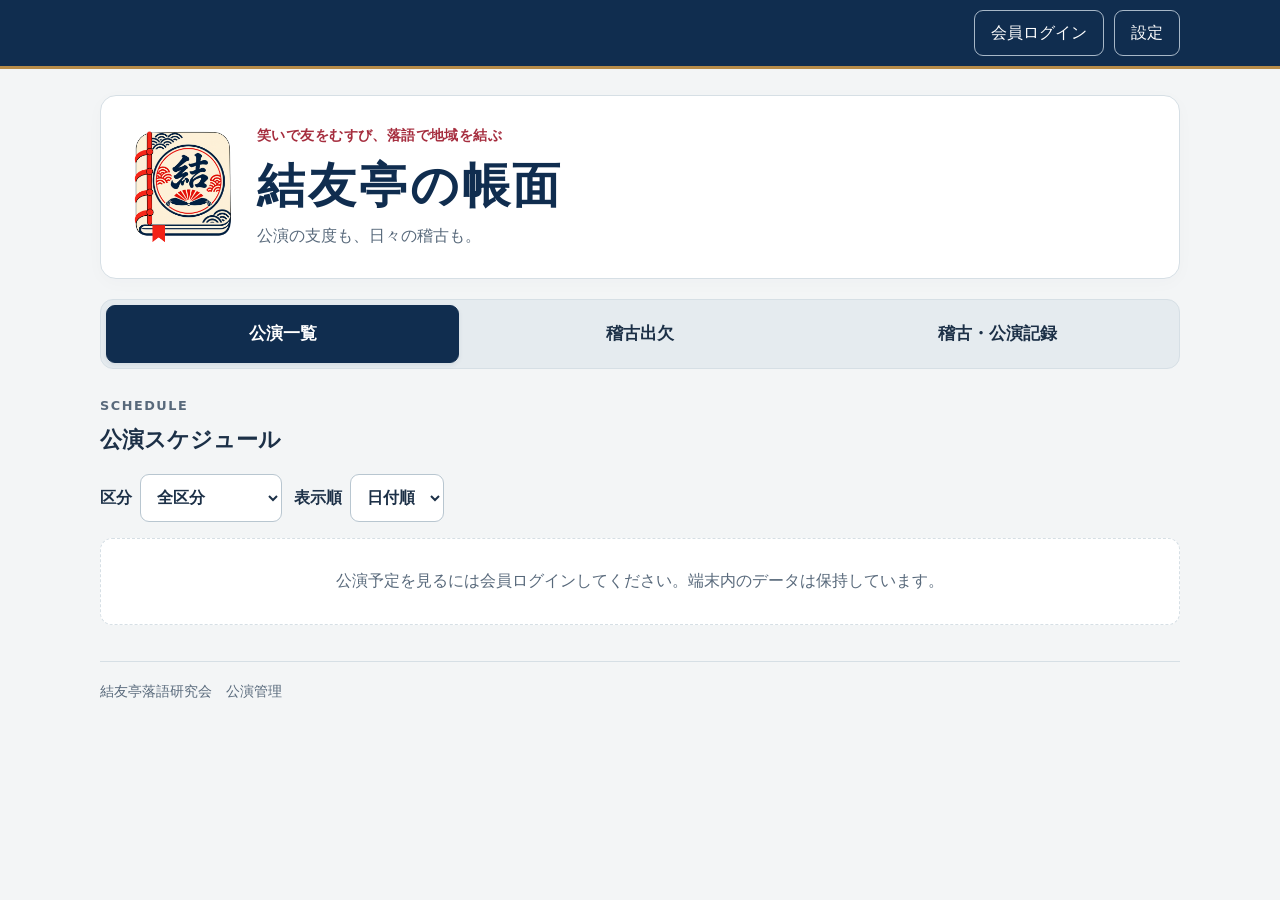
<file: index.html>
<!doctype html>
<html lang="ja">
<head>
<meta charset="utf-8">
<meta name="viewport" content="width=device-width, initial-scale=1">
<meta name="theme-color" content="#202c46">
<title>公演管理 | 結友亭落語研究会</title>
<link rel="stylesheet" href="style.css?v=20261128-reports1">
<script type="module" src="app.js?v=20261128-reports1"></script>
<link rel="stylesheet" href="schedule-ui.css?v=20261128-reports1"><link rel="stylesheet" href="rakugo-theme.css?v=20261128-reports1"><link rel="manifest" href="manifest.webmanifest?v=20261128-reports1"><link rel="icon" type="image/png" href="notebook-pixel-any-192-v3.png"><link rel="apple-touch-icon" href="notebook-pixel-maskable-512-v3.png"><meta name="theme-color" content="#071d42"><meta name="apple-mobile-web-app-capable" content="yes"><script src="install.js?v=20261128-reports1" defer></script></head>
<body class="member-view">
<header class="top"><div class="wrap top-inner"><div class="header-actions"><button id="data-open" class="data-button">データ管理</button></div></div></header>
<main class="wrap">
  <section class="hero"><img class="hero-logo" src="notebook-art-v2.png" alt="" width="96" height="109"><div><p class="hero-kicker">笑いで友をむすび、落語で地域を結ぶ</p><h1>結友亭の帳面</h1><p>公演の支度も、日々の稽古も。</p></div></section><nav class="tabs" aria-label="画面の切り替え"><button id="list-tab" aria-pressed="true">公演一覧</button><button id="calendar-tab" aria-pressed="false">稽古出欠</button><a href="history.html?v=20261128-reports1"><span class="tab-part">稽古・公演</span><span class="tab-part">記録</span></a></nav>
  
  
  <section id="next-performance" class="member-home" aria-label="次回の公演" hidden></section>
  <section class="workspace" aria-labelledby="schedule-title">
    <div class="section-head"><div><p class="eyebrow">SCHEDULE</p><h2 id="schedule-title">公演スケジュール</h2></div><button class="primary" id="new-event">＋ 公演を登録</button></div>
    
    <div id="schedule"></div>
  </section>
</main>
<footer class="wrap">結友亭落語研究会 <span>公演管理</span></footer>
<dialog id="event-dialog" aria-labelledby="event-heading"></dialog>
<dialog id="data-dialog" aria-labelledby="data-heading">
  <div class="dialog-body"><div class="dialog-head"><h2 id="data-heading">データ管理</h2><button type="button" data-close="data-dialog" aria-label="閉じる">×</button></div>
  <p>共通保存が有効な場合は会員で共有します。設定準備中は、このブラウザに保存されます。公演のJSONには表示中の公演と、この端末の記録・区分が入ります。共通の記録は記録一覧でCSV保存できます。</p>
  <button class="primary" id="export-file">JSONを書き出す</button>
  <hr><label for="import-file">JSONファイルを取り込む</label><p class="muted">取り込んだ公演を追加します。同じIDの公演は取り込んだ内容に更新します。</p>
  <input type="file" id="import-file" accept=".json,application/json"><button class="secondary" id="import-submit">取り込む</button><p id="import-feedback" role="status"></p></div>
</dialog>
<div id="notice" role="status" class="notice" hidden></div>
</body>
</html>
</file>
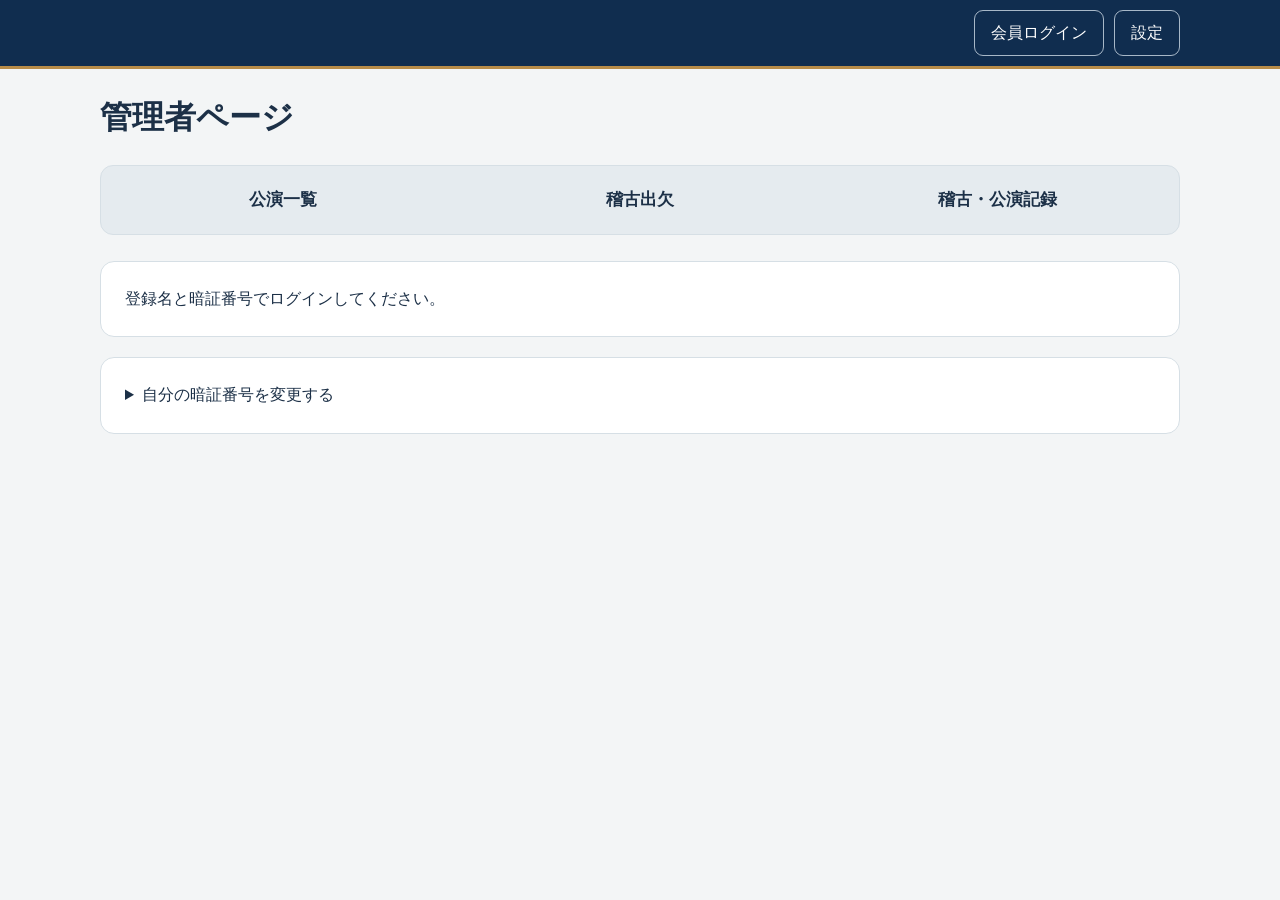
<file: admin.html>
<!doctype html><html lang="ja"><head><meta charset="utf-8"><meta name="viewport" content="width=device-width,initial-scale=1"><title>管理者｜結友亭の帳面</title><link rel="stylesheet" href="style.css?v=20261128-reports1"><link rel="stylesheet" href="schedule-ui.css?v=20261128-reports1"><link rel="stylesheet" href="rakugo-theme.css?v=20261128-reports1"><link rel="manifest" href="manifest.webmanifest?v=20261128-reports1"><link rel="icon" href="notebook-pixel-any-192-v3.png"><script src="install.js?v=20261128-reports1" defer></script></head><body><header class="top"><div class="wrap top-inner"><div class="header-actions"><button id="data-open" class="data-button">データ管理</button></div></div></header><main class="wrap"><h1>管理者ページ</h1><nav class="tabs"><a href="./?v=20261125-regions1">公演一覧</a><a href="rehearsals.html?v=20261128-reports1">稽古出欠</a><a href="history.html?v=20261128-reports1"><span class="tab-part">稽古・公演</span><span class="tab-part">記録</span></a></nav><section id="admin-status" class="admin-panel" role="status">接続を確認しています。</section><div id="admin-tools" hidden><section id="archive-panel" class="admin-panel"><h2>終了した予定を記録へ移す</h2><p>すべての管理者が、日付が過ぎた予定を選択して移せます。過去になっただけでは自動で移動しません。</p><button id="refresh-past">一覧を更新</button><div id="past-items"></div><button id="archive-selected" class="primary" disabled>選んだ予定を記録へ移す</button><p id="archive-result" role="status"></p></section></div><section id="flyer-settings" class="rehearsal-card" hidden><h2>チラシ配布・掲示</h2><button type="button" id="flyer-recheck" class="secondary">施設の共通化を再確認</button><div id="flyer-plan" aria-live="polite"></div></section>
<section id="backup-panel" class="admin-panel" hidden><h2>自動バックアップ</h2><p>変更がある日の最初の保存前に、Googleドライブへ自動保存します。直近14件を保持します。復元前にも現在の内容を保存します。</p><p>復元すると全員分の公演・稽古・記録・出欠が選んだ時点に戻ります。会員情報と暗証番号は変更しません。</p><div class="form-actions"><button type="button" id="backup-list">一覧を確認</button><button type="button" id="backup-now">今の内容をバックアップ</button></div><label>復元する日時<select id="backup-choice"><option value="">一覧を確認してください</option></select></label><button type="button" id="backup-restore" class="danger" disabled>選んだ時点に戻す</button><p role="status" id="backup-status"></p></section><div id="member-tools" hidden><section class="admin-panel"><h2>会員・管理者の登録</h2><p>最初の管理者は勇水のみです。管理者の追加・変更は勇水が行います。</p><div id="member-list"></div><div class="form-actions"><button type="button" id="new-member" class="primary">新しい会員を登録する</button></div><p id="member-feedback" class="save-feedback" role="status"></p><form id="member-form" hidden><div class="editor-bar"><div class="form-actions"><button class="primary" type="submit">変更を保存する</button><button type="button" id="cancel-member" class="secondary">キャンセル</button></div><p id="member-result" class="save-feedback" role="status"></p></div><input type="hidden" name="id"><label>登録名<input name="name" required maxlength="40"></label><label>権限<select name="role"><option value="viewer">会員（自分の出欠を回答）</option><option value="editor">編集担当</option><option value="admin">管理者</option></select></label><label>暗証番号（新規登録時の空欄は1111／編集時の空欄は変更なし）<input name="pin" type="password" inputmode="numeric" pattern="[0-9]{4}" maxlength="4" autocomplete="new-password"></label><label><input name="active" type="checkbox" checked> 利用を許可する</label></form></section><section class="admin-panel"><h2>共通保存への移行</h2><p>この端末の予定・記録・出欠を共通保存へ追加します。共通保存済みの内容を優先し、端末内データも残します。</p><button id="migrate-local">この端末のデータを共通保存へ追加</button><p id="migrate-result" role="status"></p></section></div><section class="admin-panel"><details><summary>自分の暗証番号を変更する</summary><p>ログインしている本人の暗証番号を変更します。他の会員の番号は変わりません。初期値は1111で、変更は任意です。共通保存の接続後に利用できます。</p><form id="pin-form"><label>新しい暗証番号<input name="pin" type="password" inputmode="numeric" pattern="[0-9]{4}" maxlength="4" required autocomplete="new-password"></label><button class="primary" type="submit">変更を保存する</button><p class="save-feedback" role="status"></p></form></details></section></main><dialog id="data-dialog"><div class="dialog-body"><h2>データ管理</h2><p>JSON保存・読み込みは、公演一覧または稽古出欠の「データ管理」で行えます。</p><button id="data-close">閉じる</button></div></dialog><script type="module" src="admin.js?v=20261128-reports1"></script></body></html>
</file>
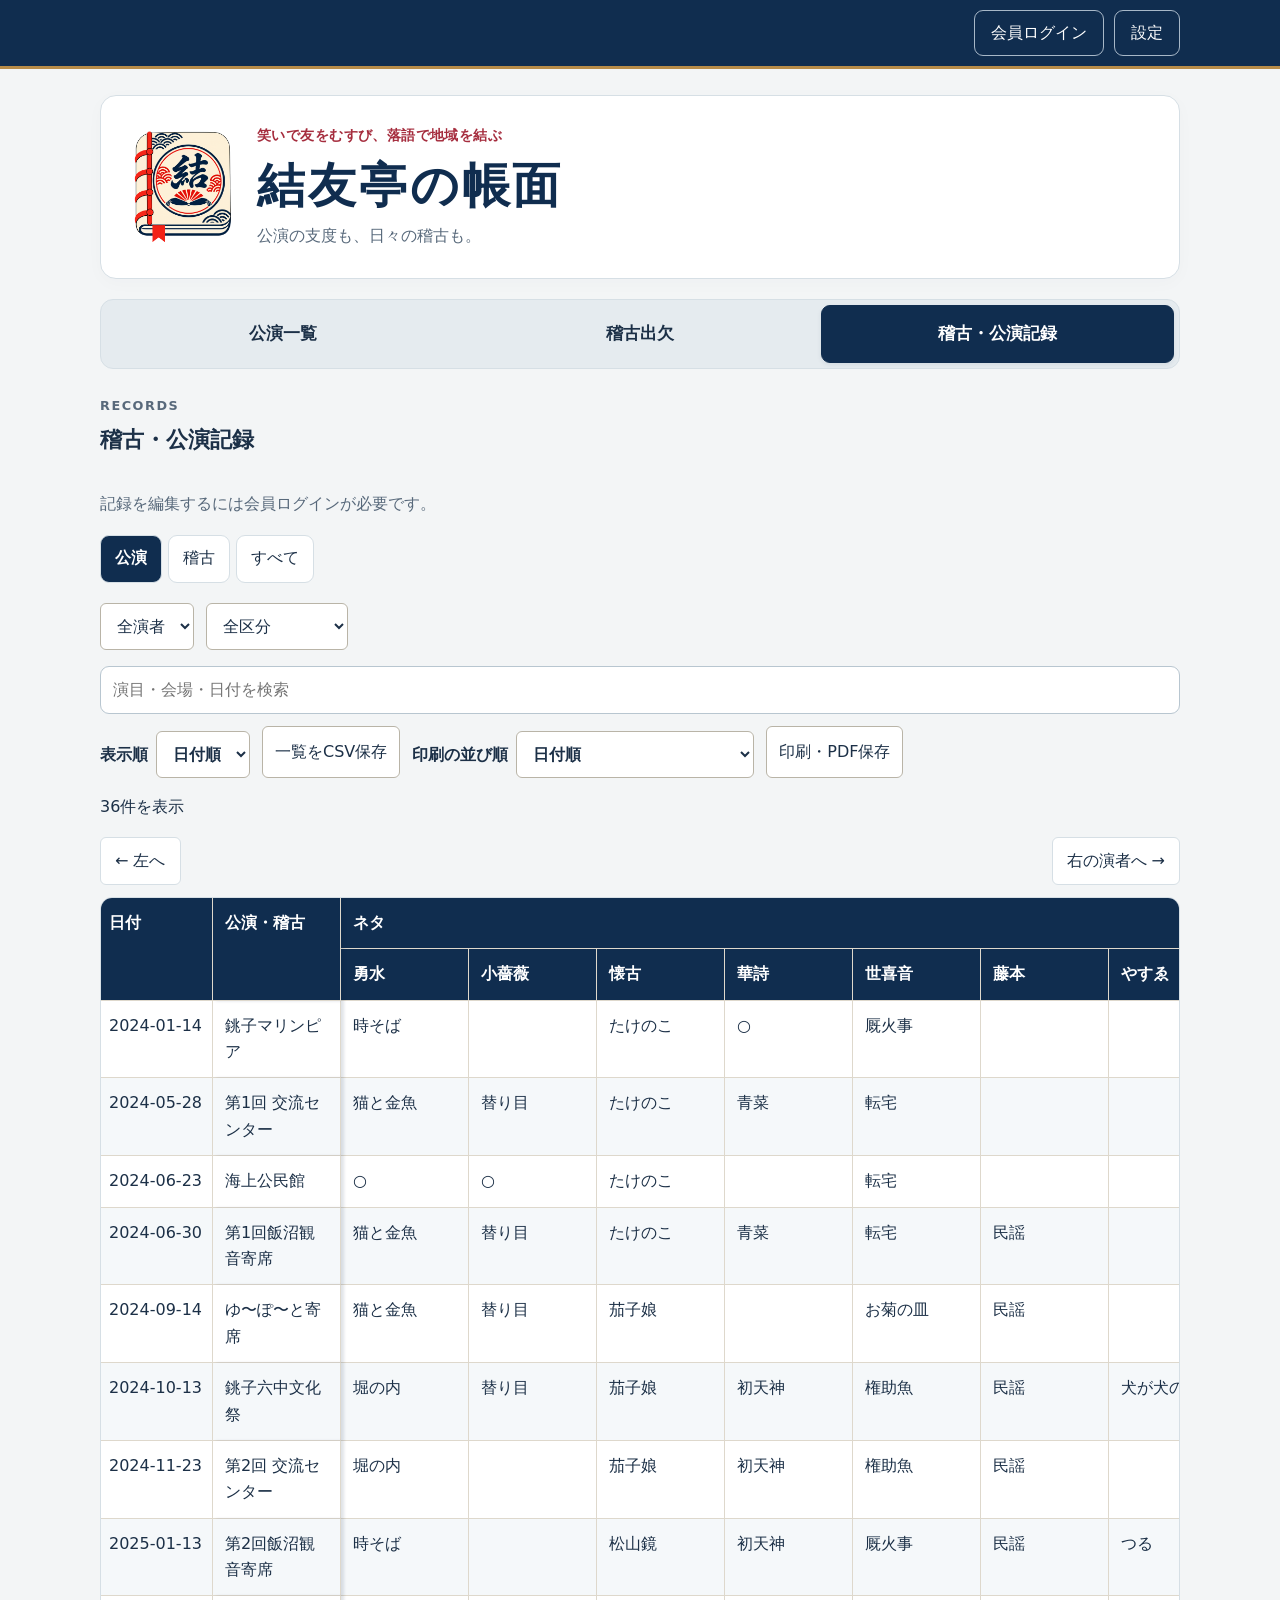
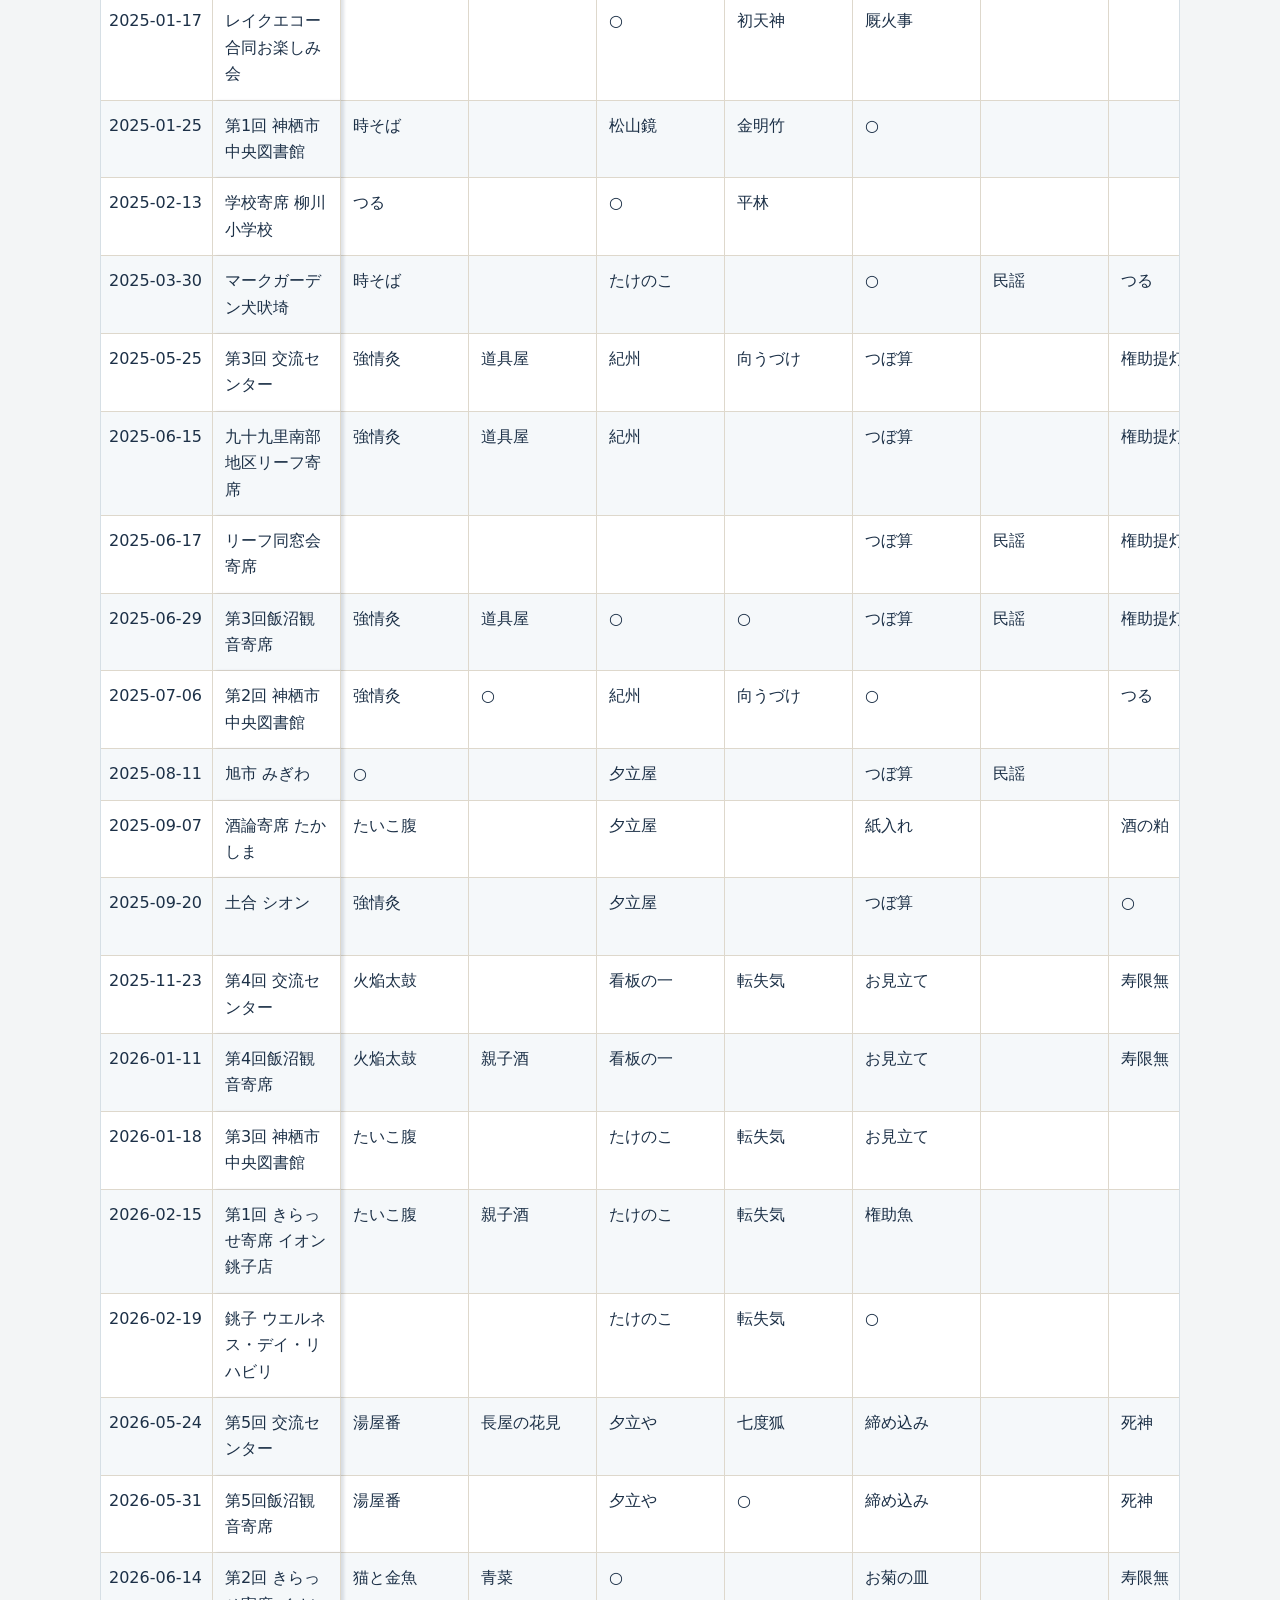
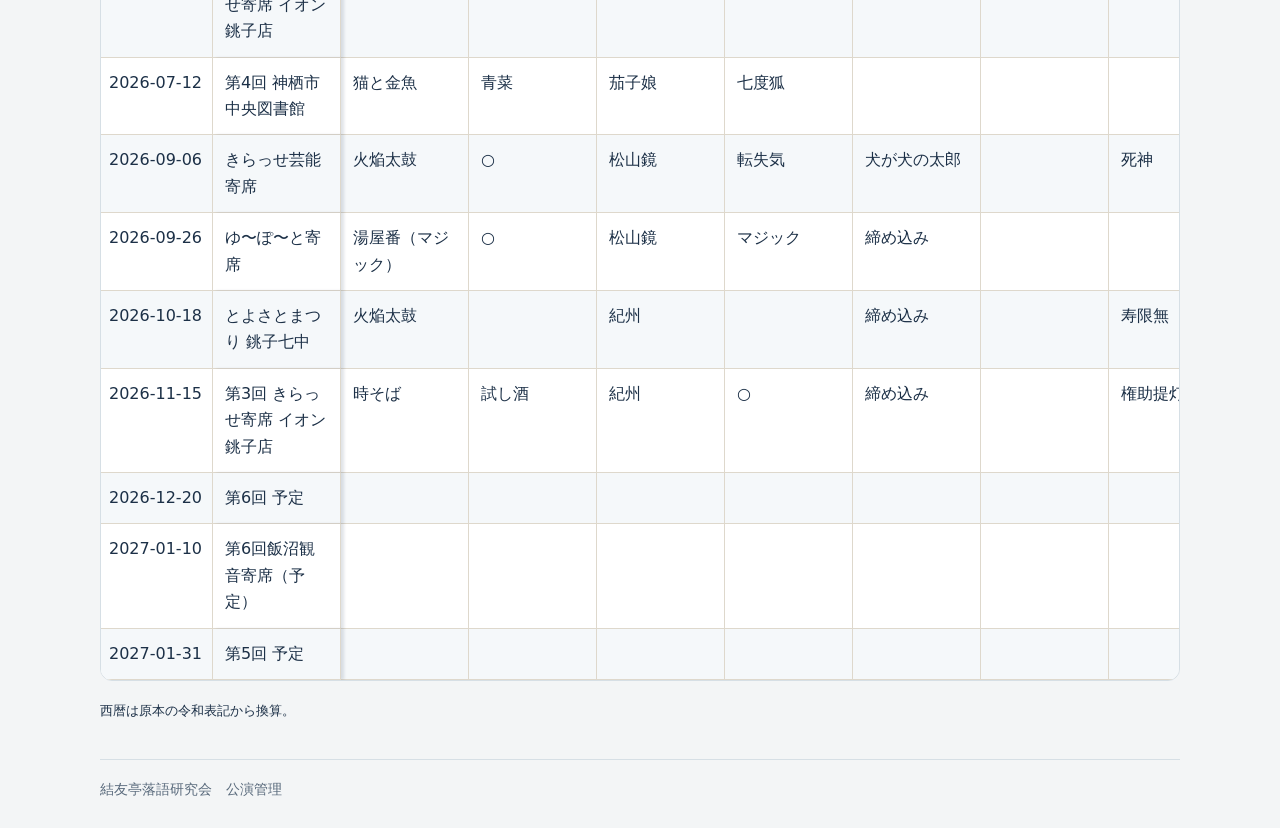
<file: history.html>
<!doctype html><html lang="ja"><head><meta charset="utf-8"><meta name="viewport" content="width=device-width,initial-scale=1"><title>稽古・公演記録｜結友亭</title><link rel="stylesheet" href="style.css?v=20261128-reports1"><link rel="stylesheet" href="schedule-ui.css?v=20261128-reports1"><link rel="stylesheet" href="records.css?v=20261128-reports1"><link rel="stylesheet" href="rakugo-theme.css?v=20261128-reports1"><link rel="manifest" href="manifest.webmanifest?v=20261128-reports1"><link rel="icon" type="image/png" href="notebook-pixel-any-192-v3.png"><link rel="apple-touch-icon" href="notebook-pixel-maskable-512-v3.png"><meta name="theme-color" content="#071d42"><meta name="apple-mobile-web-app-capable" content="yes"><script src="install.js?v=20261128-reports1" defer></script></head><body class="history-page member-view"><header class="top"><div class="wrap top-inner"><div class="header-actions"><button id="data-open" class="data-button">データ管理</button></div></div></header><main class="wrap"><section class="hero"><img class="hero-logo" src="notebook-art-v2.png" alt="" width="96" height="109"><div><p class="hero-kicker">笑いで友をむすび、落語で地域を結ぶ</p><h1>結友亭の帳面</h1><p>公演の支度も、日々の稽古も。</p></div></section><nav class="tabs" aria-label="画面の切り替え"><a href="./?v=20261125-regions1">公演一覧</a><a href="rehearsals.html?v=20261128-reports1">稽古出欠</a><a href="history.html?v=20261128-reports1" aria-current="page"><span class="tab-part">稽古・公演</span><span class="tab-part">記録</span></a></nav><section class="workspace"><div class="section-head"><div><p class="eyebrow">RECORDS</p><h2>稽古・公演記録</h2></div></div><div id="history-tools"></div><div class="record-types" role="group" aria-label="記録の種類"><button type="button" data-record-type="event" aria-pressed="true">公演</button><button type="button" data-record-type="rehearsal" aria-pressed="false">稽古</button><button type="button" data-record-type="all" aria-pressed="false">すべて</button></div><nav class="record-filters" aria-label="記録の絞り込みと印刷"><select id="person" aria-label="演者で絞り込み"><option value="">全演者</option></select><select id="kind" aria-label="区分で絞り込み"><option value="">全区分</option></select><input id="query" aria-label="演目・会場・日付を検索" placeholder="演目・会場・日付を検索"><label>表示順<select id="display-order"><option value="date">日付順</option><option value="kind">区分順</option></select></label><button id="download">一覧をCSV保存</button><label>印刷の並び順 <select id="print-order"><option value="date">日付順</option><option value="kind">区分順（区分内は日付順）</option></select></label><button id="print-button">印刷・PDF保存</button></nav><p id="count"></p><div class="table-controls"><div class="table-buttons"><button type="button" id="table-left">← 左へ</button> <button type="button" id="table-right">右の演者へ →</button></div></div><div class="scroll" tabindex="0" aria-label="日付と公演・稽古を固定した演者一覧。ネタの欄を左右にスクロールできます"><table><colgroup id="record-columns"></colgroup><thead id="head"></thead><tbody id="body"></tbody></table></div><p><small>西暦は原本の令和表記から換算。</small></p></section></main><footer class="wrap">結友亭落語研究会 <span>公演管理</span></footer><dialog id="data-dialog"><div class="dialog-body"><div class="dialog-head"><h2>データ管理</h2><button type="button" id="data-close" aria-label="閉じる">×</button></div><p>記録の保存・印刷は、一覧の「CSV保存」「印刷・PDF保存」から利用できます。</p></div></dialog><script type="module">
import {escapeHtml as esc} from './ui-text.js?v=20261128-reports1';
import {readCategories,mountCategories} from './categories.js?v=20261128-reports1';
import {readRecords,formatDuration} from './record-transfer.js?v=20261128-reports1';
import {cloud,startCloud,mountAccount} from "./cloud.js?v=20261128-reports1";
import {historyEditor} from "./history-editor.js?v=20261128-reports1";
document.getElementById('data-open').onclick=()=>document.getElementById('data-dialog').showModal();document.getElementById('data-close').onclick=()=>document.getElementById('data-dialog').close();
let editor;
const $=id=>document.getElementById(id);let data,shown,cols,originalNames;
function updatePerformerColumns(){
 const names=[...new Set([...originalNames,...data.records.flatMap(record=>[...Object.keys(record.pieces),...Object.keys(record.attendance||{})])])];
 if(names.length===data.names.length&&names.every((name,index)=>name===data.names[index])&&$('person').options.length>1)return;
 const selected=$('person').value;
 $('person').replaceChildren(new Option('全演者',''),...names.map(name=>new Option(name,name)));
 $('person').value=names.includes(selected)?selected:'';
 data.names=names;
}
const rehearsalKinds=new Set(['通常稽古','師匠稽古','自主稽古','その他稽古','稽古']);
let recordType='event';
function typeOf(record){
 if(['event','rehearsal'].includes(record.sourceType))return record.sourceType;
 const transferred=/^transferred:(event|rehearsal):/.exec(record.id);
 if(transferred)return transferred[1];
 if(Array.isArray(record.sourceData?.practices))return 'rehearsal';
 if(Array.isArray(record.sourceData?.performers))return 'event';
 return rehearsalKinds.has(record.kind)?'rehearsal':'event';
}
function durationText(text){
 if(text==='未入力')return text;
 const match=/^(\d+(?:\.\d+)?)分(?:([0-5]?\d)秒)?$/.exec(text);
 return match?formatDuration(Number(match[1])*60+Number(match[2]||0)):null;
}
function recordParts(value,notes){
 return String(value??'').split(notes?'\n':'／').map(part=>{
  const suffix=/^(.*)（([^（）]+)）$/.exec(part);
  const program=notes?/^(\d+\. .*｜.*)｜([^｜]+)(｜終了予定 .*)$/.exec(part):null;
  const time=durationText((program||suffix)?.[2]||'');
  return time?{text:(program||suffix)[1],time,end:program?.[3]}:{text:part};
 });
}
function recordCell(parts,notes){
 return parts.map(({text,time,end})=>time
  ?'<span class="record-performance"><span>'+esc(text)+'</span><span class="duration-value">'+esc(time)+'</span></span>'+(end?esc(end.slice(1)):'')
  :esc(text)).join(notes?'\n':'<wbr>／');
}
function rehearsalNote(record){
 const visiblePieces=new Map(Object.entries(record.pieces).map(([name,value])=>[name,value.split('／').map(part=>{
  const match=/^(.*)（([^（）]+)）$/.exec(part);
  const time=match&&durationText(match[2]);
  return time?[match[1],time]:[part,'未入力'];
 })]));
 const source=record.sourceData;
 const manualLines=new Set(String(source?.memo||source?.notes||'').split('\n'));
 const attendance=record.attendance||{};
 return record.note.split('\n').flatMap(line=>{
  if(manualLines.delete(line))return [line];
  const answer=/^([^：:]+)[：:]\s*(出席|欠席|未定|未回答|未登録)$/.exec(line);
  if(answer){
   const [,name,status]=answer;
   if(attendance[name]===status||(status==='出席'&&record.pieces[name]==='○')||
      (status==='未登録'&&attendance[name]==='未回答'))return [];
  }
  const entry=/^\d+\. ([^｜]+)｜(.+)$/.exec(line);
  if(!entry)return [line];
  const [,name,description]=entry;
  const suffix=/^(.*)（([^（）]+)）$/.exec(description);
  const time=suffix&&durationText(suffix[2]);
  const piece=time?suffix[1]:description;
  const member=name.replace(/^結友亭[ 　]*/,'').trim();
  const pieces=visiblePieces.get(name)||visiblePieces.get(member)||[];
  return pieces.some(([title,elapsed])=>title===piece&&elapsed===(time||'未入力'))?[]:[name+'｜'+description];
 }).join('\n');
}
function sorted(records,order){
 const kinds=readCategories(data.records.map(record=>record.kind));
 return [...records].sort((a,b)=>(order==='kind'?kinds.indexOf(a.kind)-kinds.indexOf(b.kind):0)||a.date.localeCompare(b.date));
}
function render(order=$('display-order').value){
 updatePerformerColumns();
 const previous=$('kind').value;
 const available=data.records.filter(record=>recordType==='all'||typeOf(record)===recordType);
 const categories=new Set(available.map(record=>record.kind));
 $('kind').replaceChildren(new Option('全区分',''),...readCategories([...categories]).filter(kind=>categories.has(kind)).map(kind=>new Option(kind,kind)));
 $('kind').value=available.some(record=>record.kind===previous)?previous:'';
 const person=$('person').value,query=$('query').value.trim(),kind=$('kind').value;
 shown=sorted(available.filter(record=>(!kind||record.kind===kind)&&(!person||record.pieces[person]||Object.hasOwn(record.attendance||{},person))&&(!query||JSON.stringify(record).includes(query))),order);
 const names=person?[person]:data.names;
 cols=['日付','公演・稽古',...names,'注記'];
 $('record-columns').innerHTML='<col style="width:var(--date-width)"><col style="width:var(--occasion-width)"><col span="'+names.length+'" style="width:8rem"><col style="width:14rem">';
 document.querySelector('.scroll table').style.width='calc(var(--date-width) + var(--occasion-width) + '+(names.length*8+14)+'rem)';
 $('head').innerHTML='<tr><th rowspan="2" class="fixed-date" scope="col">日付</th><th rowspan="2" class="fixed-occasion" scope="col">公演・稽古</th><th colspan="'+names.length+'">ネタ</th><th rowspan="2">注記</th></tr><tr>'+names.map(name=>'<th scope="col">'+esc(name)+'</th>').join('')+'</tr>';
 renderRows();
 $('count').textContent=shown.length+'件を表示';
}
function recordValues(record){
 const rehearsal=typeOf(record)==='rehearsal';
 const members=cols.slice(2,-1).map(name=>{
  const piece=record.pieces[name];
  const attendance=rehearsal&&Object.hasOwn(record.attendance||{},name)?record.attendance[name]:undefined;
  if(attendance===undefined||piece?.trim()&&piece.trim()!=='○')return {value:piece};
  return {value:attendance==='出席'?'○':''};
 });
 return [{value:record.date},{value:record.occasion},...members,{value:rehearsal?rehearsalNote(record):record.note,notes:true}];
}
function renderRows(){
 $('body').innerHTML=shown.map(record=>'<tr data-record-id="'+esc(record.id)+'">'+recordValues(record).map(({value,notes},index)=>{
  const column=index===0?'fixed-date':index===1?'fixed-occasion':'';
  const edit=index===1&&editor?.canSelect(record.id)?'<br><button type="button" class="edit-record" data-record-edit="'+esc(record.id)+'">編集する</button>':'';
  return '<td class="'+column+(/要確認|原文/.test(value)?' uncertain':'')+'">'+(index<2?esc(value):recordCell(recordParts(value,notes),notes))+edit+'</td>';
 }).join('')+'</tr>').join('')||'<tr><td colspan="'+cols.length+'">該当する記録はありません。</td></tr>';
}
function csvValues(record){
 return recordValues(record).map(({value,notes},index)=>{
  if(index<2)return value;
  return recordParts(value,notes).map(({text,time,end})=>{
   if(!time)return text;
   return end?text+'｜'+time+end:text+'（'+time+'）';
  }).join(notes?'\n':'／');
 });
}
$('body').onclick=event=>{
 const id=event.target.closest('[data-record-edit]')?.dataset.recordEdit;
 if(id)editor.select(id);
};
$('table-left').onclick=()=>document.querySelector('.scroll').scrollBy({left:-300,behavior:'smooth'});
$('table-right').onclick=()=>document.querySelector('.scroll').scrollBy({left:300,behavior:'smooth'});
document.querySelector('.record-types').onclick=event=>{
 const button=event.target.closest('[data-record-type]');
 if(!button)return;
 recordType=button.dataset.recordType;
 for(const option of button.parentElement.querySelectorAll('button'))option.setAttribute('aria-pressed',String(option===button));
 if(data)render();
};
$('print-button').onclick=()=>{if(data)window.print()};
window.addEventListener('beforeprint',()=>{if(data)render($('print-order').value)});
window.addEventListener('afterprint',()=>{if(data)render()});
mountAccount();startCloud();
fetch('history-data.json?v=20261128-reports1').then(response=>{
 if(!response.ok)throw Error();
 return response.json();
}).then(records=>{
 records.publicIds=records.records.map(record=>record.id);
 const merged=new Map(records.records.map(record=>[record.id,record]));
 try{readRecords().forEach(record=>merged.set(record.id,record))}catch{/* Shared records remain available. */}
 records.records=[...merged.values()];originalNames=records.names;data=records;
 mountCategories($('history-tools'),()=>data.records.map(record=>record.kind));
 window.addEventListener('categories-changed',()=>render());
 render();
 editor=historyEditor(()=>data,render,renderRows);
 renderRows();
}).catch(()=>$('count').textContent='記録を読み込めませんでした。再読み込みしてください。');
for(const id of ['person','kind','query','display-order'])$(id).oninput=()=>data&&render();
$('download').onclick=()=>{
 if(!data)return;
 const rows=[cols,...shown.map(csvValues)];
 const text='\ufeff'+rows.map(row=>row.map(value=>'"'+String(value??'').replace(/"/g,'""')+'"').join(',')).join('\r\n');
 const link=document.createElement('a');
 link.href=URL.createObjectURL(new Blob([text],{type:'text/csv;charset=utf-8'}));
 link.download='yuyutei-records-draft.csv';link.click();
 setTimeout(()=>URL.revokeObjectURL(link.href),1000);
};
</script></body></html>
</file>
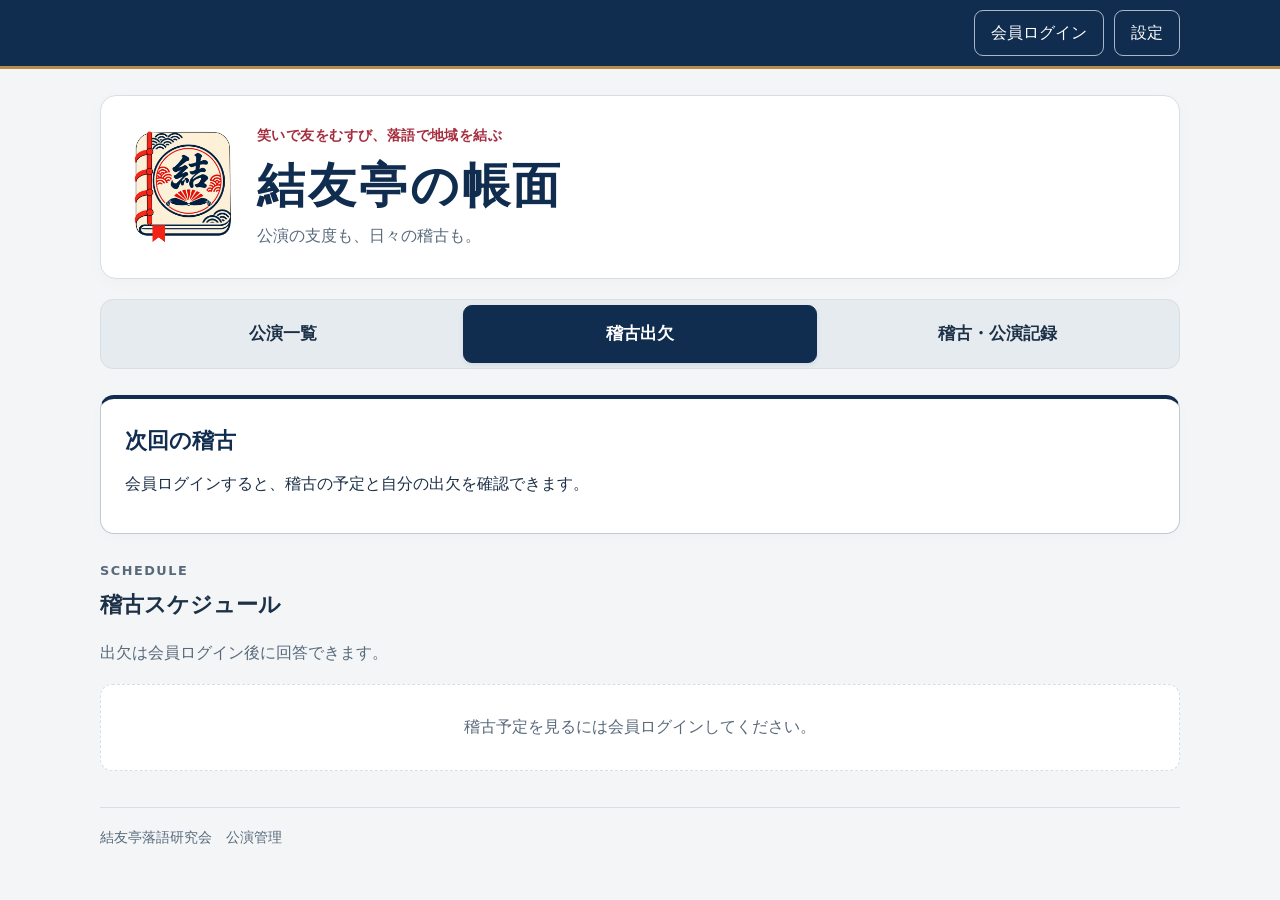
<file: rehearsals.html>
<!doctype html><html lang="ja"><head><meta charset="utf-8"><meta name="viewport" content="width=device-width,initial-scale=1"><title>稽古予定 | 結友亭</title><link rel="stylesheet" href="style.css?v=20261128-reports1"><script type="module" src="rehearsals.js?v=20261128-reports1"></script><link rel="stylesheet" href="schedule-ui.css?v=20261128-reports1"><link rel="stylesheet" href="rakugo-theme.css?v=20261128-reports1"><link rel="manifest" href="manifest.webmanifest?v=20261128-reports1"><link rel="icon" type="image/png" href="notebook-pixel-any-192-v3.png"><link rel="apple-touch-icon" href="notebook-pixel-maskable-512-v3.png"><meta name="theme-color" content="#071d42"><meta name="apple-mobile-web-app-capable" content="yes"><script src="install.js?v=20261128-reports1" defer></script></head><body class="member-view"><header class="top"><div class="wrap top-inner"><div class="header-actions"><button id="data-open" class="data-button">データ管理</button></div></div></header>
<main class="wrap">  <section class="hero"><img class="hero-logo" src="notebook-art-v2.png" alt="" width="96" height="109"><div><p class="hero-kicker">笑いで友をむすび、落語で地域を結ぶ</p><h1>結友亭の帳面</h1><p>公演の支度も、日々の稽古も。</p></div></section><nav class="tabs" aria-label="画面の切り替え"><a href="./?v=20261125-regions1">公演一覧</a><a href="rehearsals.html?v=20261128-reports1" aria-current="page">稽古出欠</a><a href="history.html?v=20261128-reports1"><span class="tab-part">稽古・公演</span><span class="tab-part">記録</span></a></nav>
  
<section class="workspace"><div class="section-head"><div><p class="eyebrow">SCHEDULE</p><h2>稽古スケジュール</h2></div><button id="add" class="primary">＋ 稽古を登録</button></div><p id="mode" class="muted" role="status"></p><div id="rehearsals"></div></section></main><footer class="wrap">結友亭落語研究会 <span>公演管理</span></footer><dialog id="data-dialog"><div class="dialog-body"><div class="dialog-head"><h2>データ管理</h2><button type="button" id="data-close" aria-label="閉じる">×</button></div><p>稽古のJSONには表示中の稽古と、この端末の記録・区分が入ります。共通保存中の出欠は共通保存先に保持されます。</p><div class="form-actions"><button id="backup" class="primary">稽古予定をJSON保存</button><label class="secondary">JSONを取り込む<input id="restore" type="file" accept=".json,application/json"></label></div></div></dialog><dialog id="rehearsal-dialog"></dialog><div id="notice" class="notice" role="status" hidden></div></body></html>
</file>
<file: style.css>
:root{color-scheme:light;--navy:#202c46;--ink:#26334a;--muted:#5e687a;--paper:#f7f5f0;--white:#fffefa;--line:#e5e1d8;--red:#a64036;--green:#326451;--gold:#e8c276;font-family:"Hiragino Sans","Yu Gothic",Meiryo,system-ui,sans-serif;color:var(--ink);background:var(--paper)}
*{box-sizing:border-box}body{margin:0}button,input,textarea{font:inherit}button{cursor:pointer;min-height:44px}button:focus-visible,a:focus-visible,input:focus-visible,textarea:focus-visible{outline:3px solid #b87526;outline-offset:3px}a{color:inherit}.wrap{width:min(1080px,calc(100% - 64px));margin-inline:auto}.top{background:var(--navy);color:white}.top-inner{min-height:76px;display:flex;justify-content:space-between;align-items:center;gap:12px}.brand{display:flex;align-items:center;gap:12px;text-decoration:none;font-weight:750;letter-spacing:.06em}.brand small{display:block;color:#dfdacc;font-size:.7rem;margin-top:4px}.crest{display:grid;place-items:center;width:42px;height:42px;border:1px solid #e8c276;border-radius:50%;color:#f0cd86;font-family:serif;font-size:1.45rem}.data-button{border:1px solid #748097;background:transparent;color:white;border-radius:8px;padding:0 14px;white-space:nowrap}
.hero{isolation:isolate;position:relative;overflow:hidden;margin-top:32px;background:#293651;color:white;border-radius:14px;padding:35px 40px 38px}.hero h1{font-family:"Yu Mincho","Hiragino Mincho ProN",serif;font-size:clamp(2.3rem,6vw,4rem);letter-spacing:.09em;margin:8px 0 10px;line-height:1.15}.hero p{margin:0;color:#e6e3df;font-size:.93rem}.hero .hero-kicker{color:#f0cc87;font-size:.78rem;letter-spacing:.2em;font-weight:700}.hero-art{position:absolute;inset:0;overflow:hidden;z-index:-1;pointer-events:none}.hero-art i{position:absolute;display:block;width:310px;height:155px;right:33px;bottom:-19px;border-radius:310px 310px 0 0;border:1px solid #edcd8733;background:repeating-conic-gradient(from -90deg at 50% 100%,#edcd872e 0deg 1deg,transparent 1deg 12deg);transform:rotate(-20deg)}.hero-art i:nth-child(2){width:240px;height:120px;right:-60px;bottom:55px;transform:rotate(28deg)}.hero-art i:nth-child(3){width:180px;height:90px;right:225px;bottom:-34px;transform:rotate(12deg)}
.stats{display:grid;grid-template-columns:repeat(3,1fr);gap:14px;margin:18px 0 34px}.stat{border:1px solid var(--line);border-radius:11px;background:var(--white);display:flex;gap:13px;align-items:center;padding:17px}.stat-icon{flex:none;display:grid;place-items:center;width:39px;height:39px;border-radius:9px;background:#eeeaf4;color:#51456c;font-size:1.15rem}.stat:nth-child(2) .stat-icon{background:#f7edda;color:#815b25}.stat:nth-child(3) .stat-icon{background:#e8f1e9;color:var(--green)}.stat small{display:block;color:var(--muted);font-weight:650}.stat strong{font-size:1.45rem}.stat .unit{font-size:.75rem;margin-left:3px;color:var(--muted)}
.section-head,.dialog-head,.calendar-head{display:flex;align-items:center;justify-content:space-between;gap:12px}.eyebrow{font-size:.68rem;color:#8b493e;letter-spacing:.2em;font-weight:800;margin:0 0 5px}h2{margin:0;font-size:1.45rem}h3{margin:0}.primary,.secondary,.danger{padding:10px 15px;border-radius:8px;border:1px solid transparent;font-weight:700}.primary{background:var(--red);color:white}.primary:hover{background:#90352d}.secondary{background:white;border-color:var(--line);color:var(--ink)}.danger{background:#fff3f0;color:#95352c;border-color:#f2d5cd}.tabs{display:flex;gap:6px;border-bottom:1px solid var(--line);margin:16px 0}.tabs button{color:var(--muted);background:transparent;border:0;border-bottom:3px solid transparent;padding:9px 15px;font-weight:700}.tabs button[aria-pressed=true]{color:var(--red);border-bottom-color:var(--red)}
.event-card{display:grid;grid-template-columns:65px minmax(0,1fr) minmax(128px,185px) auto;gap:18px;align-items:center;background:var(--white);border:1px solid var(--line);border-radius:12px;padding:16px;margin:10px 0}.date-badge{min-height:65px;border-radius:9px;background:#f2e9db;display:grid;place-content:center;text-align:center;color:#754f31;font-weight:800}.date-badge small{font-size:.7rem}.date-badge strong{font-size:1.5rem;line-height:1.25}.event-card h3{overflow-wrap:anywhere;font-size:1.07rem}.meta,.muted{color:var(--muted);font-size:.84rem}.meta{display:flex;flex-wrap:wrap;gap:5px 14px;margin-top:5px;overflow-wrap:anywhere}.progress-label{display:flex;justify-content:space-between;font-size:.75rem;font-weight:700;gap:6px}progress{appearance:none;width:100%;height:7px;border:0;border-radius:20px;overflow:hidden;background:#e9e7df}progress::-webkit-progress-bar{background:#e9e7df}progress::-webkit-progress-value{background:#56836c}progress::-moz-progress-bar{background:#56836c}.empty,.calendar{background:var(--white);border:1px solid var(--line);border-radius:12px;padding:16px}.empty{text-align:center;color:var(--muted);padding:28px 16px}.calendar-head{margin-bottom:10px}.calendar-head button,.dialog-head button,.icon-button{min-width:44px;border:1px solid var(--line);border-radius:8px;background:white;color:var(--ink)}.calendar-grid{display:grid;grid-template-columns:repeat(7,minmax(0,1fr));gap:3px}.weekday{text-align:center;color:var(--muted);font-size:.8rem;padding:5px}.day{border:1px solid var(--line);border-radius:6px;color:var(--ink);background:white;min-height:66px;padding:4px 2px;font-size:.85rem}.day[aria-pressed=true]{border-color:var(--red);color:var(--red);background:#f8e9e3;font-weight:800}.day[aria-current=date]{text-decoration:underline}.day span{display:block;color:var(--muted);font-size:.65rem}.calendar-results{margin-top:16px}
footer{border-top:1px solid var(--line);margin-top:34px;padding:18px 0 26px;color:var(--muted);font-size:.8rem}footer span{margin-left:9px}
dialog{border:1px solid var(--line);border-radius:14px;width:min(680px,calc(100% - 24px));max-height:calc(100% - 24px);color:var(--ink);background:var(--white);padding:0}dialog::backdrop{background:#182136a6}.dialog-body{padding:20px}.dialog-head{margin-bottom:14px}.dialog-head h2{overflow-wrap:anywhere}.dialog-head button{font-size:1.35rem;flex:none}.fields{display:grid;grid-template-columns:1fr 1fr;gap:12px}.fields .wide{grid-column:1/-1}label{display:block;font-weight:700;font-size:.87rem}input:not([type=checkbox]):not([type=radio]),textarea{width:100%;min-height:44px;border:1px solid #c8c5be;border-radius:7px;background:white;color:var(--ink);padding:8px;margin-top:4px;font-size:1rem}textarea{resize:vertical}.block{margin-top:20px}.block h3{margin-bottom:7px}.form-actions{display:flex;flex-wrap:wrap;gap:8px;margin-top:18px}.performer{border:1px solid var(--line);border-radius:8px;padding:10px;margin:8px 0}.performer-head{display:flex;gap:6px;align-items:center;margin-bottom:8px}.performer-head strong{margin-right:auto}.check-row{display:flex;align-items:center;gap:8px;margin:5px 0}.check-row label{display:flex;align-items:center;gap:8px;min-height:44px;overflow-wrap:anywhere}.check-row input[type=checkbox]{width:22px;height:22px;flex:none;accent-color:var(--green)}.check-row > span{min-width:24px;text-align:center}.details-list{padding-left:24px}.details-list li{margin-bottom:6px;overflow-wrap:anywhere}.memo{white-space:pre-wrap;overflow-wrap:anywhere}.notice{position:fixed;bottom:15px;right:15px;left:auto;max-width:calc(100% - 30px);background:var(--navy);color:white;padding:10px 16px;border-radius:8px;z-index:2}hr{border:0;border-top:1px solid var(--line);margin:18px 0}
@media(max-width:650px){.wrap{width:calc(100% - 28px)}.top-inner{min-height:65px}.brand{font-size:.84rem}.crest{width:34px;height:34px}.data-button{padding-inline:9px;font-size:.8rem}.hero{margin-top:16px;padding:26px 20px}.hero p{font-size:.8rem}.hero-art{opacity:.5;left:24%}.stats{gap:6px;margin:12px 0 25px}.stat{padding:9px 5px;gap:4px;justify-content:center}.stat-icon{width:23px;height:25px;font-size:.79rem}.stat small{font-size:.66rem}.stat strong{font-size:1.1rem}.stat .unit{font-size:.63rem}.section-head h2{font-size:1.15rem}.section-head .primary{font-size:.83rem;padding-inline:8px}.event-card{grid-template-columns:49px minmax(0,1fr) auto;gap:8px;padding:10px}.date-badge{min-height:53px}.event-card h3{font-size:.96rem}.event-card .progress{grid-column:2/3;grid-row:2}.event-card .secondary{grid-column:3;grid-row:1/3;padding-inline:8px;font-size:.8rem}.meta{font-size:.73rem;gap:3px 7px}.day{min-height:48px}.calendar{padding:9px}.dialog-body{padding:14px}}
.fields{grid-template-columns:repeat(2,minmax(0,1fr))}.fields input{min-width:0}.icon-button:disabled{opacity:.4;cursor:default}

.account-panel{padding:16px;margin:16px 0;background:#fff;border:1px solid #ccd2dc;border-radius:8px}.assignee-picker{grid-column:1/-1;border:1px solid #ccd2dc;padding:10px}.assignee-picker label{display:inline-flex;gap:5px;margin:6px}.assignee-picker input{width:auto}.check-row{flex-wrap:wrap}.check-row small{display:block;width:100%}

.event-actions{display:flex;flex-wrap:wrap;gap:8px;justify-content:flex-end}.event-actions button{white-space:nowrap}@media(max-width:650px){.event-actions{grid-column:2 / -1;grid-row:3}.event-card .event-actions .secondary{padding-inline:12px}.event-card>.progress{grid-column:2 / -1}}

.task-row-actions{display:flex;gap:8px;flex-wrap:wrap;margin-top:10px}.delete-zone{margin-top:32px;border-top:1px solid var(--line);padding-top:16px}.delete-zone summary{cursor:pointer;color:#8f302b}.delete-zone label{display:block;margin:16px 0}.delete-zone input{width:auto}.task-edit-row{border-bottom:1px solid var(--line);padding-bottom:16px}

.rehearsal-card{background:var(--white);border:1px solid var(--line);border-radius:12px;padding:20px;margin:16px 0}.attendance-list label{display:flex;align-items:center;justify-content:space-between;gap:16px;border-bottom:1px solid var(--line);padding:12px 0}.attendance-list select,#rehearsal-form select{font:inherit;padding:12px;border:1px solid var(--line);border-radius:6px}.rehearsal-card h2{font-size:1.2rem}#restore{max-width:100%}#rehearsal-form textarea{width:100%;box-sizing:border-box}#rehearsal-dialog{width:min(680px,94vw);max-height:90vh;border:1px solid var(--line);border-radius:12px}#rehearsal-dialog::backdrop{background:#202c4677}

.tabs a{display:inline-flex;align-items:center;min-height:44px;color:var(--muted);text-decoration:none;border-bottom:3px solid transparent;padding:9px 15px;font-weight:700}.tabs a[aria-current=page]{color:var(--red);border-bottom-color:var(--red)}

/* Shared schedule navigation and prominent date/place information. */
.tabs{display:grid;grid-template-columns:repeat(2,minmax(0,1fr));gap:8px;border:0;background:#eae5dc;padding:6px;border-radius:12px;margin:20px 0}
.tabs button,.tabs a{display:flex;justify-content:center;align-items:center;min-height:56px;padding:12px 8px;border:2px solid transparent;border-radius:9px;background:var(--white);color:var(--navy);font-size:1.1rem;font-weight:800;text-align:center;text-decoration:none}
.tabs button[aria-pressed=true],.tabs a[aria-current=page]{background:var(--navy);color:white;border-color:var(--navy);box-shadow:0 2px 5px #202c4626}
.tabs button:hover,.tabs a:hover{border-color:var(--navy)}
.event-card .meta{display:grid;gap:6px;margin-top:10px;color:var(--navy);font-size:1.05rem;line-height:1.5;font-weight:700}
.event-card .meta span:first-child{font-size:1.15rem;font-weight:800;color:#8b342b}
.event-card .meta span:nth-child(2){overflow-wrap:anywhere}
.event-card .date-badge{min-height:78px}.event-card .date-badge small{font-size:.9rem}.event-card .date-badge strong{font-size:1.9rem}
@media(max-width:650px){.tabs button,.tabs a{min-height:54px;font-size:1.05rem}.event-card .meta{font-size:.98rem;gap:6px}.event-card .meta span:first-child{font-size:1.08rem}.event-card .date-badge{min-height:70px}.event-card .date-badge strong{font-size:1.8rem}.event-card h3{font-size:1.08rem}}

/* Preparation status stays legible without relying on color alone. */
.task-summary{display:grid;grid-template-columns:5.4em minmax(0,1fr);gap:8px 12px;align-items:start;padding:16px;margin:12px 0;border:1px solid #dfd8cb;border-left:5px solid #b3152b;border-radius:10px;background:#fffaf3}
.task-summary.is-complete{border-left-color:#46705b;background:#f2f7f3}
.task-summary .task-status{display:inline-block;text-align:center;padding:4px 6px;border-radius:6px;background:#f9e4e7;color:#8b1526;font-size:.85em;font-weight:700;white-space:nowrap}
.task-summary.is-complete .task-status{background:#dfede3;color:#28513c}
.task-summary strong{overflow-wrap:anywhere;line-height:1.6}
.task-summary small{grid-column:2;color:var(--muted);line-height:1.65;overflow-wrap:anywhere}
@media(max-width:400px){.task-summary{padding:12px;gap:8px;grid-template-columns:4.8em minmax(0,1fr)}.task-summary small{grid-column:1 / -1}}

.check-row.task-edit-row{display:grid;grid-template-columns:minmax(0,1fr);gap:8px;align-items:start}
.task-edit-row .task-toggle{min-height:44px;display:flex;gap:10px;align-items:center;overflow-wrap:anywhere}
.task-edit-row .task-toggle input{margin:0}
.task-edit-status{justify-self:start;padding:2px 8px;border-radius:6px;background:#f9e4e7;color:#8b1526;font-weight:700}
.task-edit-row[data-task-state=complete] .task-edit-status{background:#dfede3;color:#28513c}
.task-edit-row[data-task-state=excluded] .task-edit-status,.task-summary.is-excluded .task-status{background:#e7e8ed;color:#363c53}
.task-summary.is-excluded{border-left-color:#656e83;background:#f4f5f8}

/* Shared editing controls and compact optional guidance. */
.editor-bar .form-actions{display:flex;gap:10px;flex-wrap:wrap;margin-top:0}
.editor-bar button{min-height:48px;font-size:1rem;line-height:1.5}
.editor-bar button.primary{font-weight:800}
.editor-bar [data-editor-status]{margin:8px 0 0;line-height:1.6;font-size:1rem}
[data-save-phase="dirty"]{color:#815217;font-weight:700}
[data-save-phase="pending"]{color:#173b64;font-weight:700}
[data-save-phase="error"]{color:#a10f26;font-weight:700}
[data-save-phase="saved"]{color:#285b40;font-weight:700}
.save-feedback:not(:empty){padding:10px 12px;border-left:4px solid #59718c;background:#f1f4f7;line-height:1.65;overflow-wrap:anywhere}
.schedule-change{display:inline-block;margin:6px 0;padding:4px 9px;border:1px solid #bb8e40;border-radius:6px;background:#fff0cd;color:#653c0b;font-size:.94rem;font-weight:700;line-height:1.6;overflow-wrap:anywhere}
.quick-help,.template-tools{border:1px solid var(--line);border-radius:10px;padding:12px;margin:14px 0;background:var(--white)}
.quick-help summary,.template-tools summary{font-size:1rem;font-weight:700;cursor:pointer;min-height:36px;line-height:1.7}
.quick-help p{font-size:1rem;line-height:1.8}.quick-help h3{margin-top:18px;font-size:1.1rem}
.template-tools label{margin:12px 0}.template-tools input,.template-tools select{max-width:100%}
#member-form[hidden]{display:none}#member-form .editor-bar{margin-top:12px}
@media(max-width:400px){.editor-bar .form-actions>button.primary{flex:1 1 160px}.editor-bar .form-actions>button.secondary{flex:1 1 100px}.schedule-change{max-width:100%}}
@media print{.quick-help,.template-tools,.editor-bar{display:none!important}}

.save-feedback[data-save-phase="error"]{border-left-color:#a10f26;background:#fff0f0}.save-feedback[data-save-phase="saved"]{border-left-color:#285b40;background:#edf4ef}

.flyer-dialog button,.flyer-dialog select{min-height:44px}
.flyer-item{padding:10px;margin-block:8px;border:1px solid var(--line);border-radius:8px;overflow-wrap:anywhere}
.flyer-item h3{margin:0}
.flyer-item p{margin:6px 0}
[data-status="0"]{--flyer-color:#a92530;--flyer-bg:#fce9eb}
[data-status="1"]{--flyer-color:#1859a0;--flyer-bg:#e5effb}
[data-status="2"]{--flyer-color:#1b6f49;--flyer-bg:#e3f2e9}
[data-status="3"]{--flyer-color:#555c64;--flyer-bg:#eceeef}
.flyer-item[data-status],.flyer-pin-details[data-status]{border-left:5px solid var(--flyer-color);background:var(--white)}
.flyer-status{border-radius:5px}

.flyer-meta{font-size:.94rem;line-height:1.7}
.flyer-row-details{margin-top:8px}.flyer-row-details summary,.flyer-tools summary{min-height:36px;cursor:pointer;line-height:1.7}
.flyer-tools{margin-block:10px;padding:10px;border:1px solid var(--line);border-radius:8px}
.flyer-item .memo{font-size:1rem;line-height:1.65}.flyer-row-details button{margin-block:8px}

.flyer-choices{display:grid;grid-template-columns:repeat(2,minmax(0,1fr));gap:4px;border:0;padding:0;margin:6px 0}
.flyer-choices legend{position:absolute;width:1px;height:1px;padding:0;margin:-1px;overflow:hidden;clip-path:inset(50%);white-space:nowrap}
.flyer-choice{display:flex;align-items:center;gap:5px;min-height:36px;padding:3px 5px;cursor:pointer;line-height:1.4;border:1px solid transparent;font-size:.92rem}
.flyer-choice input[type=checkbox]{width:18px;height:18px;flex:0 0 18px;margin:0;accent-color:var(--flyer-color,#285b40)}
.flyer-status.flyer-choice{background:#ffffffd9;color:var(--flyer-color);border-color:var(--flyer-color);font-weight:400}
.flyer-status.flyer-choice.is-selected{background:var(--flyer-color);color:#fff;font-weight:700;box-shadow:inset 0 0 0 2px var(--flyer-color)}
.flyer-choice span{overflow-wrap:anywhere}.flyer-item [data-row-message]:empty{display:none}
@media(max-width:360px){.flyer-choice{padding:3px;gap:4px;font-size:.9rem}}

.flyer-heading{display:grid;grid-template-columns:auto minmax(0,1fr) auto;align-items:start;gap:10px}
.flyer-heading h3{font-size:1.05rem;line-height:1.5}
.flyer-badge{display:inline-block;padding:4px 8px;border-radius:5px;background:var(--flyer-color);color:#fff;font-weight:700;font-size:.82rem;line-height:1.5;white-space:nowrap}
.flyer-map{font-size:.9rem;line-height:1.5;min-height:36px;display:flex;align-items:center;text-underline-offset:3px;color:var(--ink)}
.flyer-row-details summary{font-size:.9rem;min-height:30px}.flyer-row-details{margin-top:4px}
@media(max-width:360px){.flyer-heading{gap:6px}.flyer-badge{padding:4px;font-size:.78rem}}

.reservation-launch{margin-top:12px;min-height:44px}
.reservation-dialog button,.reservation-dialog summary,.reservation-dialog select{min-height:44px}
.reservation-dialog summary{padding:10px 0;overflow-wrap:anywhere}
.reservation-item{border-top:1px solid var(--line);padding:4px 0}
.reservation-item img{display:block;max-width:100%;height:auto}
.reservation-dialog [data-draft] label{margin-block:8px}
.reservation-dialog [data-draft]{margin-bottom:14px;scroll-margin:12px}

.next-event-label{font-weight:700;color:#071d42;margin:0 0 .4rem;font-size:1rem}
.flyer-quick-filters{display:grid;grid-template-columns:minmax(0,1fr) minmax(7rem,.65fr);gap:10px}
.flyer-quick-filters label{min-width:0}
.flyer-quick-filters input,.flyer-quick-filters select{width:100%;min-width:0}

#next-performance .featured-performance{display:block;border:0;margin:0;padding:0;background:transparent}
#next-performance .date-badge{display:none}
#next-performance .next-event-label{font-size:1.35rem;margin:0 0 .75rem}
#next-performance h3{font-size:1.2rem;margin:.75rem 0}
#next-performance .meta{font-size:1.05rem;margin:.65rem 0 1rem}
#next-performance .meta span:first-child{color:var(--ink);font-size:1.15rem}
#next-performance .progress{margin:1rem 0}
.reservation-launch{margin-top:1.25rem}

.flyer-group{margin:12px 0 4px;padding:4px 0;border-bottom:1px solid var(--line);font-size:.95rem}
.flyer-group + .flyer-item{margin-top:4px}
.flyer-unlocated{display:block;font-size:.75rem;color:var(--muted)}
.flyer-item [data-row-message]:empty{display:none}
.flyer-map-canvas{height:clamp(235px,42vh,380px);isolation:isolate;background:#eef2f3}
.flyer-map-legend{display:flex;gap:4px;flex-wrap:wrap;margin-block:8px}
.flyer-pin-details{margin-block:8px;padding:10px;border:1px solid var(--line);border-radius:8px;overflow-wrap:anywhere}
.flyer-pin-details p{margin:4px 0}
.flyer-pin-details select,.flyer-pin-details button{margin:4px 8px 4px 0}
.flyer-map-legend .flyer-status{background:var(--flyer-bg);color:var(--flyer-color);border-left:5px solid var(--flyer-color);padding:3px 6px;font-weight:700}
.flyer-pin .flyer-status{display:block;width:26px;height:26px;margin:4px;background:var(--flyer-color);border:2px solid white;border-radius:50% 50% 50% 0;box-shadow:0 1px 5px #0006;transform:rotate(-45deg)}
.flyer-pin .flyer-status::after{content:"";display:block;width:8px;height:8px;margin:4px auto;border-radius:50%;background:#fff}

.flyer-pin-approx .flyer-status{background:white;border:3px dashed var(--flyer-color)}
.flyer-pin-approx .flyer-status::after{background:var(--flyer-color);opacity:.65}
.flyer-approx-label{font-size:.9rem;padding:3px 6px}
.flyer-map-actions{display:flex;gap:8px;flex-wrap:wrap}
[data-nearby-list] ol,[data-unlocated] ul{padding-inline-start:24px}
[data-nearby-list] button,[data-unlocated] button{margin-block:4px;text-align:left}
.flyer-pin-details a{display:inline-flex;align-items:center;min-height:44px;margin-inline-end:8px}
.flyer-row-details .flyer-disclosure{display:inline-flex;align-items:center;min-height:44px;cursor:pointer;list-style:none}
.flyer-disclosure::-webkit-details-marker{display:none}
.flyer-disclosure span:last-child,.flyer-row-details[open]>.flyer-disclosure span:first-child{display:none}
.flyer-row-details[open]>.flyer-disclosure span:last-child{display:inline}
.flyer-just-edited{outline:2px solid var(--navy);outline-offset:1px}
.flyer-place-candidate{margin-block:8px;padding:8px;border:1px solid var(--line);border-radius:8px;overflow-wrap:anywhere}
[aria-label="掲示先を編集"] select,[aria-label="掲示先を編集"] input{max-width:100%}
.flyer-decline{display:flex;align-items:flex-start;gap:.65em;padding:.65em 0;line-height:1.55;min-height:44px}
.flyer-decline input{flex:0 0 auto;width:1.2em;height:1.2em;margin:.15em 0 0;accent-color:var(--navy)}
.dialog-body h2,.dialog-body h3,.dialog-body label,.editor-bar button,.rehearsal-card h2{overflow-wrap:anywhere}
.dialog-body input:not([type=checkbox]):not([type=radio]),.dialog-body select,.dialog-body textarea{max-width:100%;min-width:0}
.flyer-share-link{margin:0 0 16px;padding:10px;border:1px solid var(--line);border-radius:10px}
.flyer-share-link label{display:block;font-size:1rem}
.flyer-share-link button{min-height:44px;margin:6px 2px 0 0;max-width:100%;white-space:normal}
.flyer-share-link > button:first-child{margin-bottom:12px}
.flyer-share-link > label{margin-bottom:4px}
.leaflet-marker-icon.flyer-adjust-pin{display:grid;place-items:start center;cursor:grab;touch-action:none}
.flyer-adjust-pin::before{content:'';width:25px;height:25px;margin-top:4px;background:#a92530;border:3px solid white;border-radius:50% 50% 50% 0;transform:rotate(-45deg);box-shadow:0 1px 6px #0008}
.flyer-adjust-pin::after{content:'';position:absolute;top:13px;left:18px;width:8px;height:8px;border-radius:50%;background:white;pointer-events:none}
.flyer-inline-map .leaflet-control-zoom a{width:44px;height:44px;line-height:44px}

#next-performance .performance-countdown{margin:.45em 0;color:#b45309;font-size:clamp(1.5rem,5vw,2rem);font-weight:800;line-height:1.3;overflow-wrap:anywhere}
</file>
<file: schedule-ui.css>
@media print{
 body.print-program>:not(#event-dialog){display:none!important}
 body.print-program #event-dialog{position:static;display:block;width:100%;max-width:none;max-height:none;border:0;box-shadow:none;margin:0;overflow:visible}
 body.print-program #event-dialog::backdrop{background:transparent}
 body.print-program #event-dialog .dialog-body{padding:0}
 body.print-program #event-dialog button,body.print-program #event-dialog section:not(#event-program){display:none!important}
 body.print-program .program-scroll{overflow:visible}
 body.print-program .program-table{width:100%;min-width:0}
 body.print-program .program-table tr{break-inside:avoid}
}
</file>
<file: rakugo-theme.css>
/* Shared notebook theme. Layout and component rules live in style.css. */
:root {
 --navy:#102d4f; --ink:#1c3047; --muted:#58697b;
 --paper:#f3f5f6; --white:#ffffff; --line:#d6dfe5;
 --red:#a52c3d; --green:#286448; --gold:#ad7a2c;
 background:var(--paper);color:var(--ink);font-size:16px;
}
body{background:var(--paper);line-height:1.65}
button,input,select,textarea{touch-action:manipulation}
button,a,input,select,textarea{ -webkit-tap-highlight-color:transparent }
button{line-height:1.5;border:1px solid var(--line);border-radius:9px;background:var(--white);color:var(--ink);padding:10px 14px;min-height:48px}
button:disabled{opacity:.55;cursor:default}
button:focus-visible,a:focus-visible,input:focus-visible,textarea:focus-visible,select:focus-visible,summary:focus-visible{outline:3px solid var(--gold);outline-offset:3px}
a{text-underline-offset:4px}
select{font:inherit;min-height:48px;border:1px solid #b8c6d0;border-radius:9px;background:var(--white);color:var(--ink);padding:9px 12px;max-width:100%}
input:not([type=checkbox]):not([type=radio]),textarea{border-color:#b8c6d0;border-radius:9px;min-height:48px;padding:10px 12px}
input[type=checkbox],input[type=radio]{accent-color:var(--navy)}
label{font-size:1rem;line-height:1.6}
.muted,.meta{font-size:.95rem;line-height:1.7}
[hidden]{display:none!important}
.top{background:var(--navy);border-bottom:3px solid #b88c49}
.top-inner{min-height:64px;justify-content:flex-end;padding-block:10px}
.header-actions{display:flex;align-items:center;justify-content:flex-end;flex-wrap:wrap;gap:10px;margin-left:auto}
.header-actions .install-strip{display:contents}
.header-actions .data-button,.header-actions .install-strip button{font:inherit;color:white;background:transparent;border:1px solid #a8b8c8;border-radius:9px;padding:9px 16px;min-height:44px;text-decoration:none;white-space:nowrap}
.header-actions .data-button:hover,.header-actions .install-strip button:hover{background:#234565}
.hero{display:flex;align-items:center;gap:24px;padding:28px 32px;margin-top:26px;background:#fff;color:var(--navy);border:1px solid var(--line);border-radius:16px;box-shadow:0 4px 18px #102d4f06}
.hero-logo{width:100px;height:auto;object-fit:contain;flex:none}
.hero h1{font-family:"Yu Mincho","Hiragino Mincho ProN",serif;font-size:clamp(2rem,5.5vw,3rem);font-weight:900;line-height:1.4;letter-spacing:.06em;margin:4px 0}
.hero p{color:var(--muted);font-size:1rem}
.hero .hero-kicker{font-size:.875rem;line-height:1.7;letter-spacing:.03em;color:var(--red)}
.tabs{grid-template-columns:repeat(3,minmax(0,1fr));gap:4px;margin:20px 0 26px;padding:5px;border:1px solid var(--line);border-radius:13px;background:#e5ebef}
.tabs a,.tabs button{min-height:58px;font-size:1.05rem;border-radius:9px;border:1px solid transparent;background:transparent;color:var(--ink);line-height:1.5;word-break:normal;overflow-wrap:anywhere}
.tabs a[aria-current=page],.tabs button[aria-pressed=true]{color:#fff;background:var(--navy);border-color:var(--navy);box-shadow:0 2px 5px #102d4f15}
.tabs a{flex-wrap:wrap;align-content:center}.tabs .tab-part{white-space:nowrap}
.tabs a:hover,.tabs button:hover{border-color:var(--navy)}
.section-head{min-height:56px;margin-bottom:16px;gap:16px}
.section-head h2{font-size:1.4rem;font-weight:800}
.eyebrow{font-size:.8rem;letter-spacing:.12em;color:var(--muted)}
.primary,.secondary,.danger{border-radius:9px;min-height:48px;padding:11px 16px}
.primary{background:var(--red);color:#fff}.primary:hover{background:#852234}
.secondary{background:var(--white);border-color:#c3d0da;color:var(--navy)}.secondary:hover{background:#edf2f6;border-color:#869db1}
.danger{background:#fff0f1;color:#962c38;border-color:#e7bfc4}
.event-card,.rehearsal-card{padding:20px;margin:14px 0;border-radius:13px;border:1px solid var(--line);background:var(--white);box-shadow:0 2px 6px #102d4f03}
.event-card{grid-template-columns:68px minmax(0,1fr) minmax(128px,170px) auto;gap:18px}
.event-card h3{font-size:1.2rem;line-height:1.6}
.event-card .date-badge{background:#eef3f7;color:var(--navy);border-radius:9px;min-height:82px;border-bottom:3px solid #b88c49}
.event-card .date-badge small{font-size:.9rem}.event-card .date-badge strong{font-size:2rem}
.event-card .meta{display:grid;gap:4px;font-size:1rem;line-height:1.6;font-weight:600;color:var(--ink);margin-top:8px}
.event-card .meta span:first-child{font-size:1.15rem;font-weight:800;color:var(--navy)}
.event-actions{display:flex;flex-wrap:wrap;gap:8px}.event-actions .secondary{min-height:48px}
.progress-label{font-size:.9rem;line-height:1.6;margin-bottom:6px}
.empty{padding:28px 20px;border-style:dashed;line-height:1.8;font-size:1rem}
.member-home{margin:20px 0 26px;padding:24px;border:1px solid #bccbd8;border-top:4px solid var(--navy);border-radius:14px;background:var(--white);box-shadow:0 4px 16px #102d4f05}
.member-home h2{font-size:1.35rem;margin:0 0 12px;color:var(--navy)}
.member-home h3{font-size:1.25rem;margin:10px 0}.member-home p{margin:10px 0;line-height:1.8}
.member-home select{width:100%;margin:6px 0}
.quick-attendance{border-top:1px solid var(--line);padding-top:12px;margin-top:18px}
.quick-attendance>a{display:inline-flex;align-items:center;min-height:44px;padding:8px 0}
.rsvp-buttons{display:flex;flex-wrap:wrap;gap:10px;margin:16px 0}
.rsvp-buttons button{flex:1;min-width:74px;min-height:56px;font-size:1.1rem;font-weight:700}
.rsvp-buttons button[aria-pressed=true]{color:white;background:var(--navy);border-color:var(--navy)}
.attendance-summary{display:grid;grid-template-columns:repeat(2,minmax(0,1fr));gap:12px}
.attendance-summary section{padding:16px;border:1px solid var(--line);border-radius:10px;overflow-wrap:anywhere}
.attendance-summary h4{margin:0 0 8px}
.save-feedback{font-weight:700;white-space:pre-wrap;min-height:1.6em}.save-feedback:empty{display:none}
.account-panel{padding:16px;margin:16px 0;border:1px solid var(--line);border-radius:10px;background:var(--white);font-size:1rem}
.account-panel p{margin:0}.account-panel summary{cursor:pointer;min-height:44px;padding:8px 0}
#mode{font-size:1rem;line-height:1.8;margin:12px 0}
.record-edit-panel{margin:12px 0;padding:0}.record-edit-panel p{font-size:1rem;line-height:1.8;color:var(--muted)}
.install-strip{display:flex;justify-content:flex-end;margin-bottom:8px}
.install-guide{line-height:1.8}.install-guide ol{padding-left:24px}.install-guide p{overflow-wrap:anywhere}
footer{border-top:1px solid var(--line);font-size:.9rem;margin-top:36px}
dialog{border:1px solid #c9d4dd;border-radius:16px;box-shadow:0 20px 65px #102d4f33;max-height:calc(100dvh - 24px);overscroll-behavior:contain;scrollbar-gutter:stable}
dialog::backdrop{background:#10273f99;backdrop-filter:blur(2px)}
.dialog-body{padding:24px}
.dialog-head{position:sticky;top:0;z-index:1;padding:6px 0 12px;background:var(--white);border-bottom:1px solid var(--line)}
.dialog-head h2{font-size:1.4rem;line-height:1.5}
.dialog-head button{width:44px;height:44px;font-size:1.5rem}
.dialog-body h2,.dialog-body h3,.dialog-body label,.editor-bar button,.rehearsal-card h2{overflow-wrap:anywhere}
.dialog-body input:not([type=checkbox]):not([type=radio]),.dialog-body select,.dialog-body textarea{max-width:100%;min-width:0}
.fields{gap:16px}.fields label,.dialog-body form>label{margin-bottom:12px}
.form-actions{gap:10px}.block{margin-top:24px}.block h3{font-size:1.15rem}
.settings-dialog{width:min(450px,calc(100% - 24px))}
.settings-actions{display:grid;gap:10px}.settings-actions a{text-align:center;text-decoration:none}
.settings-dialog details{margin-top:16px}.settings-dialog summary{min-height:44px;padding:10px 0;cursor:pointer}
.settings-dialog form{margin-bottom:8px}
.remember-login{display:flex;align-items:center;gap:10px;margin-top:16px;min-height:44px}
.remember-login input{width:22px;height:22px}
.sync-warning{color:#86411c;font-weight:700}
.admin-panel{background:var(--white);border:1px solid var(--line);border-radius:14px;padding:24px;margin:20px 0}
.admin-member{display:grid;grid-template-columns:minmax(0,1fr) auto;gap:12px;padding:16px 0;border-bottom:1px solid var(--line)}
.admin-panel label{display:block;margin:12px 0}.admin-panel input,.admin-panel select{max-width:100%}
body.member-view #data-open,body.member-view #new-event,body.member-view #add,body.member-view .manage-categories,body.member-view #edit-rehearsal-inside,body.member-view [data-edit],body.member-view .header-actions>a{display:none}
.performer-picker{display:grid;gap:8px}
.rehearsal-kind{display:inline-block;max-width:100%;padding:.25em .65em;border-radius:6px;background:#edf1f5;color:var(--navy);line-height:1.6;overflow-wrap:anywhere}
.rehearsal-kind--regular{background:var(--navy);color:#fff}.rehearsal-kind--master{background:#7d354e;color:#fff}
.rehearsal-datetime{display:inline-flex;max-width:100%;flex-wrap:wrap;align-items:baseline;column-gap:.6em;color:var(--navy);font-size:1.25rem;font-weight:800;line-height:1.6}
.rehearsal-date,.rehearsal-time{max-width:100%;overflow-wrap:anywhere}.rehearsal-year{font-size:.85em;font-weight:600}
.editor-bar{position:sticky;top:0;z-index:2;padding:10px 0 14px;margin-bottom:18px;background:var(--white);border-bottom:1px solid var(--line)}
.editor-bar .form-actions{margin:0}.editor-bar [data-editor-status]{margin:8px 0 0;overflow-wrap:anywhere}
dialog:has(.editor-bar) input,dialog:has(.editor-bar) textarea,dialog:has(.editor-bar) select{scroll-margin-top:125px}
dialog:has(.editor-bar) .dialog-head{position:static}
#practice-section[data-editing]~section,#rehearsal-dialog:has(#practice-section[data-editing]) #attendance{display:none}
.save-recovery:not([hidden]){margin-block:16px;padding:16px;border:1px solid var(--line);background:var(--white);border-radius:10px}
.save-recovery p{margin:0 0 8px;font-weight:700;overflow-wrap:anywhere}.save-recovery button{margin:0 8px 8px 0;min-height:44px}
.program-scroll{overflow:auto;margin-top:12px}.program-table{border-collapse:collapse;width:100%;table-layout:fixed;font-size:1rem;line-height:1.6}
.program-table th,.program-table td{padding:10px;border:1px solid var(--line);white-space:normal;overflow-wrap:anywhere;text-align:left;vertical-align:top}
.program-table th{background:var(--navy);color:white}
.program-order{width:9%}.program-performer{width:26%}.program-duration{width:19%}.program-end{width:20%}
.practice-table .program-performer{width:30%}.practice-table .program-duration{width:23%}
.practice-row{padding:16px;border:1px solid var(--line);border-radius:10px;margin:12px 0;background:var(--white)}
.practice-row select{width:100%}.practice-row>button{margin-top:10px}
.performance-fields{display:grid;grid-template-columns:repeat(3,minmax(0,1fr));align-items:start;gap:12px}
.performance-fields :is(label,fieldset,legend,p){font-size:1rem;min-width:0}.performance-fields :is(input,select){display:block;width:100%;min-width:0;min-height:48px;font-size:1rem}
.performance-fields select{margin-top:4px}.performance-fields p{margin:0}.performance-fields .break-name{display:block;margin-top:8px}.performance-fields .performance-end{align-self:center}
.duration-fields{display:grid;grid-template-columns:repeat(2,minmax(0,1fr));gap:8px;border:0;margin:0;padding:0}
.duration-fields legend{padding:0;font-weight:700}.duration-fields label{display:flex;align-items:center;gap:5px}.duration-fields label input{order:-1;flex:1}
.program-table td.duration-value,.program-table th.duration-value,.duration-fields input{text-align:right;font-variant-numeric:tabular-nums}
output[data-end-time]{font-size:1.1rem;font-weight:800;color:var(--red)}
.record-filters{display:flex;flex-wrap:wrap;align-items:flex-end;gap:12px;margin-bottom:16px}
.record-filters label{display:flex;align-items:center;flex-wrap:wrap;gap:8px}.record-filters select{margin:0}
.flyer-dialog{width:min(760px,calc(100% - 24px))}
.flyer-item{padding:16px;border-radius:12px;margin-block:12px}
.flyer-heading{gap:12px;align-items:center}.flyer-heading h3{font-size:1.1rem}.flyer-badge{font-size:.875rem;padding:5px 9px;border-radius:6px}
.flyer-item>.secondary{margin-top:10px}.flyer-visible-memo{color:var(--ink);padding:8px 0 0}
.flyer-row-details{margin-top:8px}.flyer-row-details summary{font-size:.95rem;min-height:44px}
.flyer-group{font-size:1rem;margin:24px 0 8px;padding:8px 0;color:var(--navy)}
.flyer-map{min-height:44px;font-size:.95rem}.flyer-unlocated{font-size:.875rem}
.flyer-choices{gap:8px;margin:20px 0 12px}
.flyer-choices legend{position:static;width:auto;height:auto;margin:0 0 8px;clip-path:none;overflow:visible;font-weight:700}
.flyer-choice{position:relative;min-height:48px;padding:10px;font-size:1rem;border-radius:9px}
.flyer-choice input[type=radio]{width:20px;height:20px;flex:0 0 20px;margin:0;accent-color:var(--flyer-color)}
.flyer-status.flyer-choice{font-weight:600;background:#fff;color:var(--flyer-color)}
.flyer-status.flyer-choice:has(input:checked){background:var(--flyer-bg);outline:2px solid var(--flyer-color);outline-offset:-2px}
[data-updated]{font-variant-numeric:tabular-nums}
.history-page .scroll{border-radius:12px}.history-page .scroll tbody tr:nth-child(even) td:not(.uncertain){background:#f5f8fa}
.history-page .scroll tbody tr:hover td:not(.uncertain){background:#eaf1f7}
.record-types{gap:6px}.record-types button{border-radius:9px;min-height:48px}
@media(max-width:800px){.event-card{grid-template-columns:62px minmax(0,1fr) auto}.event-card>.progress{grid-column:2 / -1}.event-actions{grid-column:2 / -1;justify-content:flex-start}}
@media(max-width:650px){
 .wrap{width:calc(100% - 28px)}.top-inner{min-height:60px}.header-actions{gap:8px}.header-actions .data-button,.header-actions .install-strip button{font-size:.95rem;padding:8px 12px}
 .hero{padding:20px 16px;gap:14px;margin-top:16px;border-radius:13px}.hero-logo{width:72px}.hero h1{font-size:clamp(1.45rem,6vw,1.9rem);letter-spacing:.02em}.hero p{font-size:.9rem}.hero .hero-kicker{font-size:.8rem}
 .tabs{margin:16px 0 22px;gap:3px;padding:4px}.tabs a,.tabs button{font-size:.95rem;min-height:60px;padding:9px 4px}
 .section-head{align-items:flex-start;min-height:48px;gap:10px}.section-head h2{font-size:1.2rem}.section-head .primary{font-size:.95rem;padding:9px 12px}
 .event-card,.rehearsal-card{padding:16px 12px;gap:12px}.event-card{grid-template-columns:52px minmax(0,1fr)}.event-card h3{font-size:1.12rem}.event-card .date-badge{min-height:76px}.event-card .date-badge strong{font-size:1.85rem}.event-card .meta{font-size:1rem}.event-card .meta span:first-child{font-size:1.12rem}
 .event-actions{grid-column:2 / -1;grid-row:auto;justify-content:flex-start}.event-card .event-actions .secondary{font-size:1rem;padding:10px 14px}.event-card>.progress{grid-column:2 / -1;grid-row:auto}
 .member-home{padding:20px 16px;margin:16px 0 22px}.attendance-summary{grid-template-columns:1fr}.rsvp-buttons{gap:8px}
 .dialog-body{padding:18px 14px}.dialog-head h2{font-size:1.25rem}.admin-panel{padding:20px 16px}.admin-member{grid-template-columns:minmax(0,1fr)}
 .performance-fields{grid-template-columns:minmax(0,1fr)}.program-table th,.program-table td{padding:7px 4px}.fields{grid-template-columns:minmax(0,1fr)}
 .flyer-item{padding:14px 10px}.flyer-heading{grid-template-columns:minmax(0,1fr) auto;gap:6px 10px}.flyer-heading .flyer-badge{grid-column:1;width:fit-content}.flyer-heading h3{grid-column:1;grid-row:2}.flyer-heading .flyer-map{grid-column:2;grid-row:1 / 3}
}
@media(prefers-reduced-motion:no-preference){button,a{transition:background-color .15s,border-color .15s,box-shadow .15s}}
@media print{
 .top,.hero,.tabs,.stats,.install-strip,.account-panel,footer,.record-edit-panel,.section-head .primary,.member-home{display:none!important}
 body,.history-page{background:white}.wrap{width:100%;margin:0}.workspace{margin:0}
 .event-card,.rehearsal-card{box-shadow:none}.program-table{font-size:11pt}.program-table th,.program-table td{padding:6px}
}

.flyer-editor-name{font-size:1.15rem;font-weight:700;line-height:1.7;margin:8px 0 16px}

.flyer-dialog [data-count]{margin:8px 0;font-size:.95rem}.flyer-dialog [data-updated]{font-size:.875rem;margin:8px 0 16px}
@media(max-width:400px){.flyer-actions.form-actions{display:grid;grid-template-columns:repeat(3,minmax(0,1fr));gap:6px;margin:12px 0}.flyer-actions>button{padding:8px 5px;font-size:.9rem}.flyer-quick-filters{grid-template-columns:minmax(0,1fr) minmax(0,1fr)}}

.flyer-editor .flyer-save-footer{top:auto;bottom:0;margin:20px 0 0;padding:10px 0 max(10px,env(safe-area-inset-bottom));border-top:1px solid var(--line);border-bottom:0}
.flyer-save-footer>button{width:100%}.flyer-save-footer p{margin:8px 0 0}


/* Keep the facility task readable at phone widths and with the keyboard open. */
.flyer-editor{width:min(680px,calc(100% - 20px))}
.flyer-place-steps{min-width:0}.flyer-search-guide{font-weight:700;line-height:1.8}
.flyer-place-steps>[data-find-place]{width:100%;margin:8px 0}
.flyer-place-candidate{padding:14px;margin-block:12px;background:#f7fafc}
.flyer-place-candidate strong{font-size:1.05rem}.flyer-place-candidate p{margin:8px 0;line-height:1.6}
.flyer-place-candidate>button{width:100%;min-height:48px}
.flyer-google-help{margin-top:18px}.flyer-google-help>summary{min-height:44px}
.flyer-google-help input[type=url]{font-size:1rem;font-weight:400}
.flyer-editor [data-place-results]{overflow-wrap:anywhere}
.flyer-editor .flyer-map-canvas{height:clamp(220px,40dvh,360px)}
.flyer-editor [data-editor-status][data-save-phase=dirty]{font-weight:700;color:#835400}
@media(max-width:400px){.flyer-actions.form-actions{grid-template-columns:repeat(2,minmax(0,1fr))}.flyer-actions>button{min-height:48px;font-size:1rem}.flyer-actions>[data-refresh]{grid-column:1/-1}}

.flyer-inline-map{scroll-margin-top:125px}.flyer-inline-map .flyer-map-canvas{height:clamp(180px,32dvh,280px)}
.flyer-place-steps>.muted{font-size:.75rem;margin:6px 0}

.flyer-editor form>.editor-bar:not(.flyer-save-footer) .form-actions{display:grid;grid-template-columns:minmax(0,1fr) auto}
.flyer-editor .editor-bar .form-actions button{white-space:nowrap;padding-inline:12px;font-size:1rem}
.flyer-search-guide{display:flex;gap:14px;flex-wrap:wrap;font-size:.95rem}.flyer-search-guide>span{white-space:nowrap}
.flyer-editor [data-place-results]{scroll-margin-top:125px}

/* Flyer tasks: one save action and optional location setup. */
.flyer-back-bar{position:static;border:0;padding:0;margin:0 0 12px;background:transparent}
.flyer-editor .flyer-back-bar .form-actions{display:flex;justify-content:flex-end}
.flyer-editor form>.quick-help{margin-block:12px}
.flyer-place-fallback{margin:16px 0;padding:12px;border:1px solid var(--line);border-radius:10px}
.flyer-place-fallback summary{cursor:pointer;min-height:44px;display:flex;align-items:center}
.flyer-confirmation h3{font-size:1.3rem;margin-block:12px}
.flyer-confirmation>button{margin:8px 8px 8px 0}
.flyer-editor [data-editor-status]{margin-block:6px}
.flyer-save-footer{z-index:10;background:var(--paper,#fff)}

/* Keep the single save action outside the scrolling fields. */
.flyer-editor{overflow:hidden}
.flyer-editor>.dialog-body{display:flex;flex-direction:column;max-height:calc(100dvh - 44px);box-sizing:border-box}
.flyer-editor>.dialog-body>h2{flex:none;margin-block:0 12px}
.flyer-editor form{display:flex;flex-direction:column;min-height:0}
.flyer-editor-content{overflow:auto;min-height:0;overscroll-behavior:contain;padding:0 2px}
.flyer-editor .flyer-save-footer{position:static;flex:none;margin-top:12px}
.flyer-confirming .flyer-editor-extras{display:none}

.flyer-list-search{min-width:0;display:flex;flex-wrap:wrap;gap:8px;align-items:flex-end}
.flyer-list-search>label{flex:1 1 150px;min-width:0}
.flyer-list-search>button{min-height:48px;white-space:nowrap}
.flyer-quick-filters:has(.flyer-list-search){grid-template-columns:minmax(0,1fr)}
.flyer-quick-filters:has(.flyer-list-search)>label{max-width:220px}

.settings-dialog [data-push-settings]:not([hidden]){display:grid;gap:10px;margin:10px 0}
.settings-dialog [data-push-settings] button{width:100%;min-width:0;white-space:normal;overflow-wrap:anywhere}
.settings-dialog [data-push-settings] [role=status]{margin:0}
.settings-dialog [data-push-settings] [role=status]:empty{display:none}
</file>
<file: records.css>
.record-filters{display:flex;gap:12px;flex-wrap:wrap;margin:20px 0}.record-filters input,.record-filters select,.record-filters button{padding:12px;font:inherit;border:1px solid #b9b4a7;border-radius:6px;background:white;min-height:44px}.record-filters input{width:min(100%,340px)}.record-filters label{display:flex;align-items:center;flex-wrap:wrap;gap:8px}.scroll{overflow:auto;background:white;border:1px solid var(--line);border-radius:8px}table{border-collapse:collapse;width:100%;font-size:14px}td,th{padding:12px;border:1px solid #ded8cc;min-width:100px;text-align:left;vertical-align:top}th{background:var(--navy);color:white;position:sticky;top:0}td:last-child{min-width:220px}.uncertain{background:#fff4d8}.table-controls{margin:12px 0}.table-buttons{display:flex;justify-content:space-between;gap:12px}.table-buttons button,.edit-record{padding:10px 14px;border:1px solid var(--line);border-radius:6px;background:var(--white);color:var(--ink)}.record-dialog label{display:block;margin:12px 0}.record-dialog input,.record-dialog textarea,.record-dialog select{display:block;width:100%;box-sizing:border-box}.record-dialog button{margin:5px}.record-dialog{width:min(680px,calc(100% - 24px))}.history-page small{line-height:1.8}
@media print{.record-filters,.table-controls,.edit-record,#history-tools{display:none!important}.scroll{overflow:visible;border:0}table{font-size:8px}td,th{min-width:0;padding:5px}td:last-child{min-width:0}th{position:static}@page{size:A4 landscape;margin:10mm}}

td:last-child{white-space:pre-line}

/* Pin only the two identifier columns; performer columns remain scrollable. */
.history-page .scroll{--date-width:7rem;--occasion-width:8rem;isolation:isolate;max-width:100%}
.history-page .scroll table{border-collapse:separate;border-spacing:0;table-layout:fixed;width:max-content;min-width:100%;font-size:1rem}
.history-page .scroll td,.history-page .scroll th{box-sizing:border-box;min-width:0;width:8rem;border-width:0 1px 1px 0;overflow-wrap:anywhere}
.history-page .scroll .fixed-date{position:sticky;left:0;width:var(--date-width);min-width:var(--date-width);max-width:var(--date-width);background:white;z-index:2;white-space:nowrap;padding-inline:.5rem;font-variant-numeric:tabular-nums}
.history-page .scroll .fixed-occasion{position:sticky;left:var(--date-width);width:var(--occasion-width);min-width:var(--occasion-width);max-width:var(--occasion-width);background:white;z-index:2;box-shadow:3px 0 3px #071d4220}
.history-page .scroll th.fixed-date,.history-page .scroll th.fixed-occasion{background:var(--navy);z-index:4;white-space:normal}
.history-page .scroll td.uncertain{background:#fff4d8}
@media(max-width:480px){.history-page .scroll{--date-width:6.3rem;--occasion-width:6.4rem}.history-page .scroll td,.history-page .scroll th{padding:.6rem .45rem}}
@media print{.history-page .scroll table{width:100%!important;min-width:0;table-layout:auto;font-size:8px}.history-page .scroll col{width:auto!important}.history-page .scroll .fixed-date,.history-page .scroll .fixed-occasion{position:static;width:auto;min-width:0;max-width:none;box-shadow:none}.history-page .scroll td,.history-page .scroll th{width:auto;padding:5px;overflow-wrap:normal}}
.record-performance{display:grid;grid-template-columns:minmax(0,1fr) auto;gap:.35em;align-items:baseline}
.record-performance .duration-value{text-align:right;white-space:nowrap;font-variant-numeric:tabular-nums}
.record-types{display:flex;flex-wrap:wrap;gap:8px;margin-block:16px}
.record-types button{min-height:44px;padding:8px 14px;border:1px solid var(--line);border-radius:6px;background:var(--white);font:inherit}
.record-types button[aria-pressed=true]{background:var(--navy);color:white;font-weight:700}
@media print{.record-types{display:none!important}}
.record-edit-actions{display:flex;flex-wrap:wrap;gap:8px}
.record-edit-actions button{min-height:44px}
</file>
